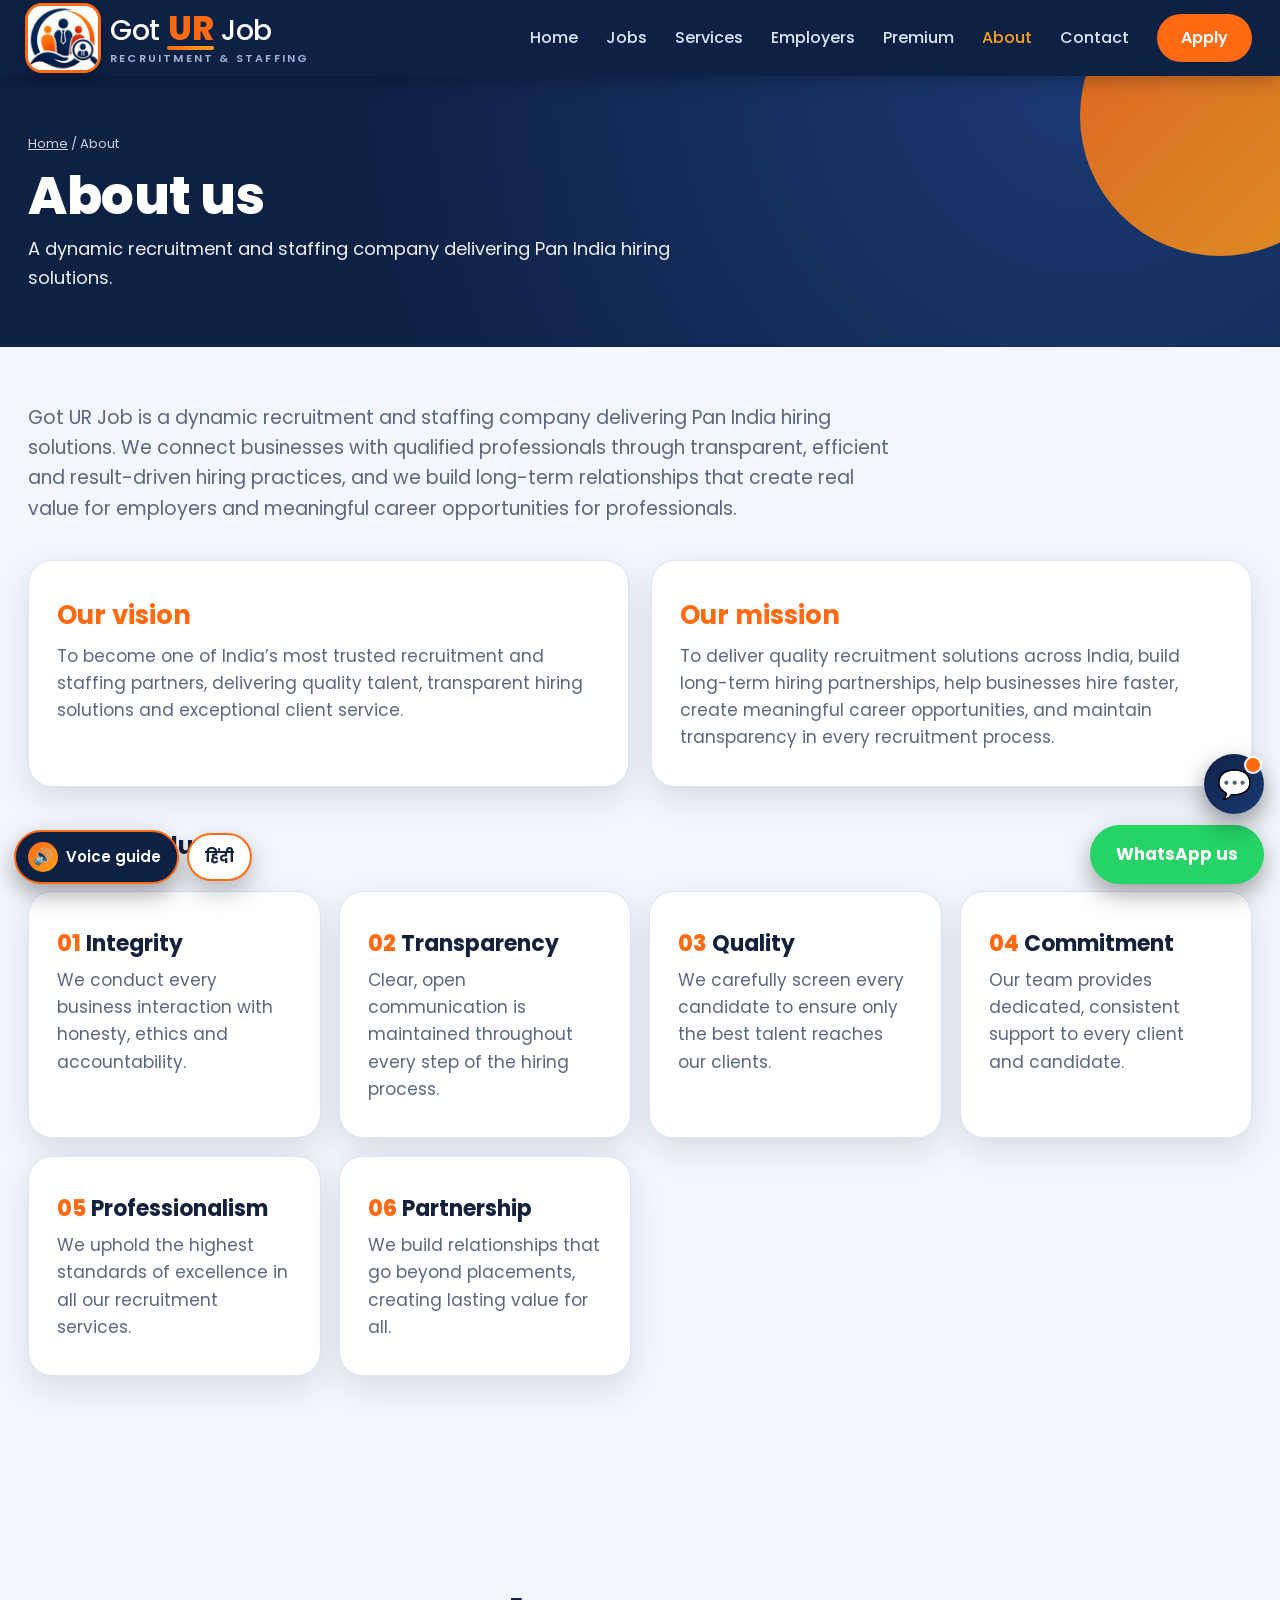
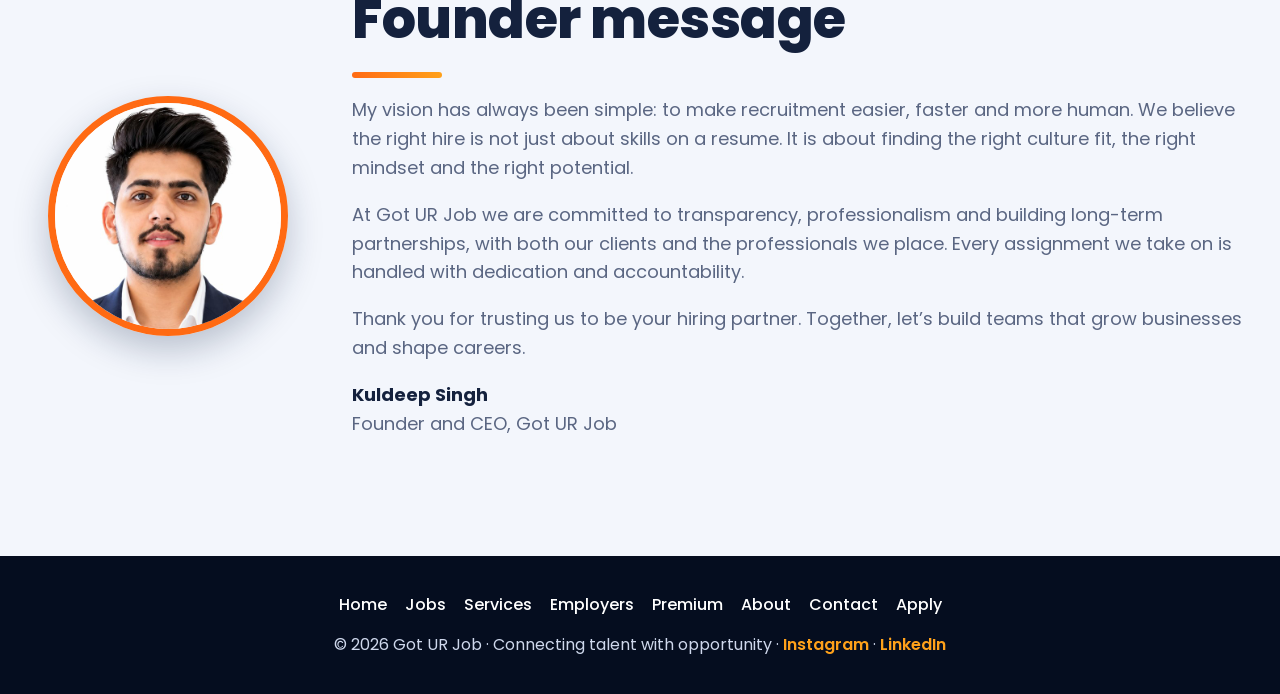
<file: about.html>
<!DOCTYPE html><html lang="en"><head><meta charset="utf-8">
<meta name="viewport" content="width=device-width, initial-scale=1, viewport-fit=cover">
<title>About Got UR Job – Vision, Mission &amp; Founder</title>
<meta name="description" content="Got UR Job is a dynamic Pan India recruitment and staffing company. Meet our vision, mission, core values and founder Kuldeep Singh.">
<link href="https://fonts.googleapis.com/css2?family=Poppins:wght@400;500;600;700;800&display=swap" rel="stylesheet">
<link rel="stylesheet" href="style.css">
</head><body data-page="about">
<header><div class="wrap"><a class="brand" href="index.html"><span class="bl"><img src="assets/logo.jpg" alt="Got UR Job logo"></span><span class="bn"><span class="bt">Got <b>UR</b> Job</span><small class="bs">Recruitment &amp; Staffing</small></span></a>
<nav><a href="index.html">Home</a><a href="jobs.html">Jobs</a><a href="services.html">Services</a><a href="employers.html">Employers</a><a href="premium.html">Premium</a><a href="about.html" class="on" aria-current="page">About</a><a href="contact.html">Contact</a><a class="nb" href="apply.html">Apply</a></nav><button class="mb" type="button" aria-label="Menu" aria-expanded="false"><span></span><span></span><span></span></button></div></header>
<main id="top">
<div class="phero"><div class="wrap"><div class="crumb"><a href="index.html">Home</a> / About</div><h1>About us</h1><p>A dynamic recruitment and staffing company delivering Pan India hiring solutions.</p></div></div>
<section id="about" class="alt-bg"><div class="wrap"><p class="sub" style="margin-top:0">Got UR Job is a dynamic recruitment and staffing company delivering Pan India hiring solutions. We connect businesses with qualified professionals through transparent, efficient and result-driven hiring practices, and we build long-term relationships that create real value for employers and meaningful career opportunities for professionals.</p><div class="vm"><div class="card"><h3>Our vision</h3><p>To become one of India’s most trusted recruitment and staffing partners, delivering quality talent, transparent hiring solutions and exceptional client service.</p></div><div class="card"><h3>Our mission</h3><p>To deliver quality recruitment solutions across India, build long-term hiring partnerships, help businesses hire faster, create meaningful career opportunities, and maintain transparency in every recruitment process.</p></div></div>
<h3 style="margin:40px 0 0;font-size:24px">Our core values</h3><div class="vals"><div class="card"><h3><span class="n">01</span> Integrity</h3><p>We conduct every business interaction with honesty, ethics and accountability.</p></div><div class="card"><h3><span class="n">02</span> Transparency</h3><p>Clear, open communication is maintained throughout every step of the hiring process.</p></div><div class="card"><h3><span class="n">03</span> Quality</h3><p>We carefully screen every candidate to ensure only the best talent reaches our clients.</p></div><div class="card"><h3><span class="n">04</span> Commitment</h3><p>Our team provides dedicated, consistent support to every client and candidate.</p></div><div class="card"><h3><span class="n">05</span> Professionalism</h3><p>We uphold the highest standards of excellence in all our recruitment services.</p></div><div class="card"><h3><span class="n">06</span> Partnership</h3><p>We build relationships that go beyond placements, creating lasting value for all.</p></div></div></div></section><section id="founder" class="alt-bg"><div class="wrap fnd"><img src="assets/founder.jpg" alt="Kuldeep Singh, Founder and CEO"><div><h2>Founder message</h2><p style="margin-top:18px">My vision has always been simple: to make recruitment easier, faster and more human. We believe the right hire is not just about skills on a resume. It is about finding the right culture fit, the right mindset and the right potential.</p><p>At Got UR Job we are committed to transparency, professionalism and building long-term partnerships, with both our clients and the professionals we place. Every assignment we take on is handled with dedication and accountability.</p><p>Thank you for trusting us to be your hiring partner. Together, let’s build teams that grow businesses and shape careers.</p><p><b>Kuldeep Singh</b><br>Founder and CEO, Got UR Job</p></div></div></section>
</main>
<a class="wafab" href="https://wa.me/919991120155">WhatsApp us</a>
<footer><div class="fnav"><a href="index.html">Home</a><a href="jobs.html">Jobs</a><a href="services.html">Services</a><a href="employers.html">Employers</a><a href="premium.html">Premium</a><a href="about.html">About</a><a href="contact.html">Contact</a><a href="apply.html">Apply</a></div>© 2026 Got UR Job · Connecting talent with opportunity · <a href="https://www.instagram.com/goturjob.careers/" target="_blank" rel="noopener" style="color:#ffa11a;font-weight:600">Instagram</a> · <a href="https://www.linkedin.com/company/goturjobofficial/" target="_blank" rel="noopener" style="color:#ffa11a;font-weight:600">LinkedIn</a></footer>
<button class="cbt" id="cbt" type="button" aria-label="Open chat assistant" aria-expanded="false">💬</button>
<div class="cpn" id="cpn" role="dialog" aria-label="Got UR Job assistant" hidden><div class="chd"><div><b>Got UR Job Assistant</b><small>Ask about jobs, hiring and fees</small></div><button type="button" id="cx" aria-label="Close chat">×</button></div><div class="cms" id="cms" aria-live="polite"></div><div class="cqs" id="cqs"></div><div class="cin"><input id="ci" placeholder="Type your question" aria-label="Type your question" maxlength="300"><button type="button" id="cs" aria-label="Send">➤</button></div></div>

<div class="vgw" id="vgw"><button type="button" class="vgb" id="vgb" aria-pressed="true" aria-label="Turn voice guide on or off"><span class="vi" id="vgi">🔊</span><span id="vgl">Voice guide</span></button>
<button type="button" class="vgl" id="vglang" aria-label="Change voice language">हिंदी</button></div>
<div class="vgt" id="vgt" role="status" aria-live="polite"></div>

<script src="site.js"></script>
</body></html>
</file>
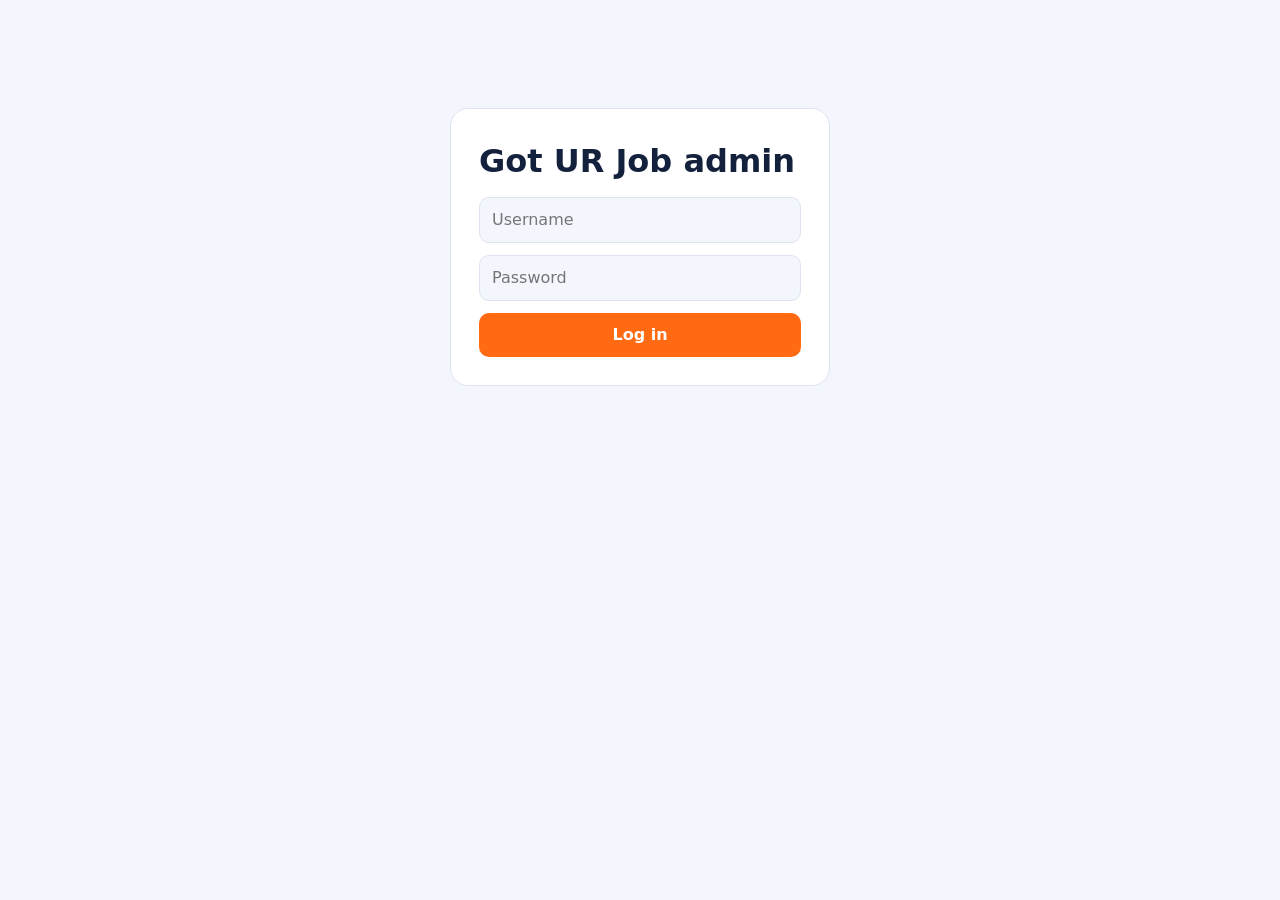
<file: admin.html>
<!DOCTYPE html><html lang="en"><head><meta charset="utf-8"><meta name="viewport" content="width=device-width, initial-scale=1"><meta name="robots" content="noindex,nofollow"><title>Admin – Got UR Job</title>
<style>
[hidden]{display:none!important}
:root{--navy:#0d2145;--or:#ff6a13;--bg:#f3f6fc;--card:#fff;--tx:#14213d;--mu:#5a6682;--ln:#dde3f0}
@media(prefers-color-scheme:dark){:root{--bg:#081329;--card:#102244;--tx:#eaf0fb;--mu:#a6b3cc;--ln:#25375c}}
*{box-sizing:border-box}body{margin:0;font:16px/1.5 system-ui,Segoe UI,Roboto,sans-serif;background:var(--bg);color:var(--tx)}
header{background:var(--navy);color:#fff;padding:12px 16px;display:flex;gap:12px;align-items:center;flex-wrap:wrap}header b{font-size:18px;flex:1}
button,.b{font:inherit;font-weight:600;border:0;border-radius:10px;padding:10px 16px;background:var(--or);color:#fff;cursor:pointer}button.g{background:transparent;color:var(--tx);border:1.5px solid var(--ln)}header button{background:rgba(255,255,255,.15)}button.r{background:#c62828}button.s{padding:6px 12px;font-size:14px}
input,select,textarea{font:inherit;width:100%;padding:10px 12px;border:1.5px solid var(--ln);border-radius:10px;background:var(--bg);color:var(--tx)}
label{display:block;font-size:14px;font-weight:600}label.c{display:inline-flex;gap:6px;align-items:center;font-weight:500;margin-right:14px}label.c input{width:auto}
.box{max-width:380px;margin:12vh auto;background:var(--card);padding:28px;border-radius:18px;display:grid;gap:12px;border:1px solid var(--ln)}h1,h2,h3{margin:0}
nav{display:flex;gap:8px;padding:12px 16px;flex-wrap:wrap}nav button{background:var(--card);color:var(--tx);border:1.5px solid var(--ln)}nav button.on{background:var(--or);color:#fff;border-color:var(--or)}
main{max-width:1000px;margin:0 auto;padding:0 16px 60px}.card{background:var(--card);border:1px solid var(--ln);border-radius:16px;padding:18px;margin-bottom:14px}
.grid{display:grid;grid-template-columns:repeat(auto-fit,minmax(200px,1fr));gap:12px;margin:12px 0}.row{display:flex;gap:8px;flex-wrap:wrap;align-items:center}.mu{color:var(--mu);font-size:14px}
.pill{display:inline-block;background:var(--bg);border:1px solid var(--ln);border-radius:99px;padding:2px 10px;font-size:13px;margin:2px 4px 2px 0}.cnt{background:var(--or);color:#fff;border-radius:99px;padding:2px 12px;font-weight:700}
table{width:100%;border-collapse:collapse;font-size:14px}td,th{padding:8px;border-bottom:1px solid var(--ln);text-align:left}.tw{overflow-x:auto}#note{position:fixed;left:50%;bottom:20px;transform:translateX(-50%);background:var(--navy);color:#fff;padding:12px 20px;border-radius:12px;display:none;z-index:9;max-width:90%}#note.bad{background:#c62828}
</style></head><body>
<div id="lg" class="box"><h1>Got UR Job admin</h1><input id="u" placeholder="Username" autocomplete="username"><input id="p" type="password" placeholder="Password" autocomplete="current-password"><button id="go">Log in</button></div>
<div id="app" hidden><header><b>Got UR Job admin</b><span id="who"></span><button id="out">Log out</button></header><nav id="tabs"></nav><main id="main"></main></div><div id="note" role="status"></div>
<script>
const $=s=>document.querySelector(s);let T=sessionStorage.getItem('t'),ME=JSON.parse(sessionStorage.getItem('me')||'null'),JL=[],EDIT=null;
const esc=s=>String(s??'').replace(/[&<>"']/g,c=>({'&':'&amp;','<':'&lt;','>':'&gt;','"':'&quot;',"'":'&#39;'}[c]));
const can=k=>ME&&ME.perms&&ME.perms[k],dt=t=>new Date(t).toLocaleString('en-IN',{dateStyle:'medium',timeStyle:'short'});
const PL={add:'Add jobs',editOwn:'Edit own jobs',editAll:'Edit all jobs',delete:'Delete jobs',viewApps:'See applicants and resumes'};
function note(m,bad){const n=$('#note');n.textContent=m;n.className=bad?'bad':'';n.style.display='block';clearTimeout(note.t);note.t=setTimeout(()=>n.style.display='none',3500)}
async function api(path,o={}){const h={authorization:'Bearer '+T};if(o.json)h['content-type']='application/json';const r=await fetch('/api/'+path,{method:o.method||'GET',headers:h,body:o.json?JSON.stringify(o.json):undefined});
if(r.status===401&&T){out();throw new Error('Please log in again')}if(!r.ok){let m='Something went wrong';try{m=(await r.json()).error||m}catch(e){}throw new Error(m)}return (r.headers.get('content-type')||'').includes('json')?r.json():r}
async function run(f){try{await f()}catch(e){note(e.message,1)}}
function out(){sessionStorage.clear();T=ME=null;$('#app').hidden=true;$('#lg').hidden=false}
async function login(){const r=await fetch('/api/login',{method:'POST',headers:{'content-type':'application/json'},body:JSON.stringify({username:$('#u').value,password:$('#p').value})});const d=await r.json().catch(()=>({}));if(!r.ok)return note(d.error||'Login failed',1);T=d.token;ME={name:d.name,role:d.role,perms:d.perms};sessionStorage.setItem('t',T);sessionStorage.setItem('me',JSON.stringify(ME));start()}
$('#go').onclick=()=>run(login);$('#p').onkeydown=e=>{if(e.key==='Enter')run(login)};$('#out').onclick=out;
function start(){$('#lg').hidden=true;$('#app').hidden=false;$('#who').textContent=ME.name+(ME.role==='admin'?' (admin)':'');const t=[['jobs','Jobs']];if(ME.role==='admin')t.push(['premium','Premium members'],['users','Users']);
$('#tabs').innerHTML=t.map(x=>`<button data-t="${x[0]}">${x[1]}</button>`).join('');$('#tabs').onclick=e=>{const b=e.target.closest('[data-t]');if(b)view(b.dataset.t)};view('jobs')}
function view(t){document.querySelectorAll('#tabs button').forEach(b=>b.classList.toggle('on',b.dataset.t===t));run({jobs:jobsV,premium:premV,users:usersV}[t])}
const F=(id,l,v='',ph='')=>`<div><label for="${id}">${l}</label><input id="${id}" value="${esc(v)}" placeholder="${esc(ph)}"></div>`;
async function jobsV(){const d=await api('admin/jobs');JL=d.jobs;const j=JL.find(x=>x.id===EDIT)||{},ok=EDIT?(can('editAll')||(can('editOwn')&&j.createdBy===ME.username)):can('add');
let h='';if(ok||!EDIT&&can('add'))h=`<div class="card"><h3>${EDIT?'Edit job':'Add a new job'}</h3><div class="grid">${F('f_title','Job title *',j.title)}${F('f_company','Company hiring for *',j.company)}${F('f_city','City *',j.city)}${F('f_exp','Experience',j.exp,'e.g. 1 to 3 years')}${F('f_salary','Salary range',j.salary,'e.g. 15,000 to 22,000 per month')}${F('f_age','Age limit',j.age,'e.g. 21 to 35')}${F('f_education','Education',j.education,'e.g. Graduate')}${F('f_phone','Call number (shown only as a Call button)',j.phone,'+91…')}</div>
<div class="grid"><div><label for="f_address">Office address</label><textarea id="f_address" rows="2">${esc(j.address)}</textarea></div></div>
<div class="row"><b>We provide:</b><label class="c"><input type="checkbox" id="f_pf" ${j.pf?'checked':''}>PF</label><label class="c"><input type="checkbox" id="f_esi" ${j.esi?'checked':''}>ESI</label><label class="c"><input type="checkbox" id="f_insurance" ${j.insurance?'checked':''}>Insurance</label><label class="c"><input type="checkbox" id="f_active" ${EDIT&&j.active===false?'':'checked'}>Show on website</label></div>
<div class="row" style="margin-top:12px"><button id="sv">${EDIT?'Save changes':'Post job'}</button>${EDIT?'<button class="g" id="cx">Cancel</button>':''}</div></div>`;
h+=`<h3 style="margin:8px 0 10px">All jobs (${JL.length})</h3>`+(JL.length?JL.map(x=>{const mine=can('editAll')||(can('editOwn')&&x.createdBy===ME.username);return `<div class="card"><div class="row"><b style="flex:1">${esc(x.title)}</b>${x.active?'':'<span class="pill">Hidden</span>'}${x.count!==null?`<span class="cnt">${x.count} applied</span>`:''}</div><div class="mu">${esc(x.company)} · ${esc(x.city)} · posted by ${esc(x.createdByName||x.createdBy)} on ${dt(x.ts)}${x.updatedBy?` · last changed by ${esc(x.updatedBy)}`:''}</div><div class="row" style="margin-top:10px">${can('viewApps')?`<button class="s g" data-a="${x.id}">View applicants</button>`:''}${mine?`<button class="s g" data-e="${x.id}">Edit</button>`:''}${can('delete')?`<button class="s r" data-d="${x.id}">Delete</button>`:''}</div><div id="ap_${x.id}"></div></div>`}).join(''):'<p class="mu">No jobs yet.</p>');
$('#main').innerHTML=h;
const sv=$('#sv');if(sv)sv.onclick=()=>run(async()=>{const b={};['title','company','city','exp','salary','age','education','phone','address'].forEach(k=>b[k]=$('#f_'+k).value);['pf','esi','insurance','active'].forEach(k=>b[k]=$('#f_'+k).checked);await api(EDIT?'admin/jobs/'+EDIT:'admin/jobs',{method:EDIT?'PUT':'POST',json:b});note(EDIT?'Saved':'Job posted');EDIT=null;jobsV()});
const cx=$('#cx');if(cx)cx.onclick=()=>{EDIT=null;run(jobsV)};
$('#main').onclick=e=>{const t=e.target;if(t.dataset.e){EDIT=t.dataset.e;run(jobsV);scrollTo(0,0)}if(t.dataset.d&&confirm('Delete this job?'))run(async()=>{await api('admin/jobs/'+t.dataset.d,{method:'DELETE'});note('Deleted');jobsV()});if(t.dataset.a)run(()=>apps(t.dataset.a));if(t.dataset.r)run(()=>dl(t.dataset.r,t.dataset.n))}}
async function apps(id){const d=await api('admin/apps/'+id),el=$('#ap_'+id);el.innerHTML=d.apps.length?`<div class="tw"><table><tr><th>Name</th><th>Phone</th><th>Email</th><th>Applied</th><th>Resume</th></tr>${d.apps.map(a=>`<tr><td>${esc(a.name)}</td><td><a href="tel:${esc(a.phone)}">${esc(a.phone)}</a></td><td>${esc(a.email)}</td><td>${dt(a.ts)}</td><td><button class="s" data-r="${a.id}" data-n="${esc(a.file)}">Download</button></td></tr>`).join('')}</table></div>`:'<p class="mu">No applications yet.</p>'}
async function dl(id,n){const r=await api('admin/resume/'+id),u=URL.createObjectURL(await r.blob()),a=document.createElement('a');a.href=u;a.download=n||'resume';a.click();setTimeout(()=>URL.revokeObjectURL(u),5000)}
async function premV(){const d=await api('admin/premium'),ST=['pending','active','placed','refunded','rejected','unpaid'];
const card=x=>{const dl=x.activatedTs?x.activatedTs+45*864e5:0,late=dl&&dl<Date.now()&&!x.interviewSent&&x.status==='active';return `<div class="card"><div class="row"><b style="flex:1">${esc(x.name)}</b><a href="tel:${esc(x.phone)}">${esc(x.phone)}</a></div><div class="mu">${esc(x.email)} · joined ${dt(x.ts)} · ${x.paid?'<span class="pill">Paid via Razorpay ✓</span> payment ID: '+esc(x.paymentId):'payment ref: '+(esc(x.txn)||'none')}</div><p>${esc(x.requirement)}</p><div class="row"><select data-s="${x.id}" style="width:auto">${ST.map(s=>`<option ${s===x.status?'selected':''}>${s}</option>`).join('')}</select><label class="c"><input type="checkbox" data-i="${x.id}" ${x.interviewSent?'checked':''}>Interview sent</label>${x.hasShot?`<button class="s g" data-p="${x.id}">Payment screenshot</button>`:''}${x.hasResume?`<button class="s g" data-r="${x.id}">Resume</button>`:''}${x.consultantCall?'<span class="pill" style="background:#ff6a13;color:#fff;border-color:#ff6a13">Wants consultant call</span>':''}</div>${dl?`<p class="${late?'':'mu'}" style="${late?'color:#c62828;font-weight:700':''}">${late?'Refund due: ':'Refund deadline: '}${dt(dl)}</p>`:''}</div>`};
const paid=d.list.filter(x=>x.status!=='unpaid'),unp=d.list.filter(x=>x.status==='unpaid');
$('#main').innerHTML=`<h3 style="margin:8px 0 6px">Premium members (${paid.length})</h3><p class="mu">Razorpay payments become “active” automatically. For manual UPI payments, set “active” after you check the payment. Refund is due if no interview is sent within 1.5 months of activation. Refunds are issued from your Razorpay dashboard; then set “refunded” here.</p>`+(paid.length?paid.map(card).join(''):'<p class="mu">No premium members yet.</p>')+(unp.length?`<details style="margin-top:14px"><summary class="mu" style="cursor:pointer">Started checkout but did not pay (${unp.length})</summary>${unp.map(card).join('')}</details>`:'');
$('#main').onchange=e=>{const t=e.target;if(t.dataset.s)run(async()=>{await api('admin/premium/'+t.dataset.s,{method:'PUT',json:{status:t.value}});note('Updated');premV()});if(t.dataset.i)run(async()=>{await api('admin/premium/'+t.dataset.i,{method:'PUT',json:{interviewSent:t.checked}});note('Updated');premV()})};
$('#main').onclick=e=>{const t=e.target;if(t.dataset.r)run(async()=>{const r=await api('admin/resume/'+t.dataset.r);window.open(URL.createObjectURL(await r.blob()))});if(t.dataset.p)run(async()=>{const r=await api('admin/shot/'+t.dataset.p);window.open(URL.createObjectURL(await r.blob()))})}}
const PC=(p={})=>Object.keys(PL).map(k=>`<label class="c"><input type="checkbox" data-k="${k}" ${p[k]?'checked':''}>${PL[k]}</label>`).join('');
const gp=el=>Object.fromEntries([...el.querySelectorAll('[data-k]')].map(i=>[i.dataset.k,i.checked]));
async function usersV(){const d=await api('admin/users');
$('#main').innerHTML=`<div class="card" id="nu"><h3>Create a sub-user</h3><div class="grid">${F('n_name','Full name')}${F('n_user','Username (letters and numbers)')}<div><label for="n_pw">Password (8+ characters)</label><input id="n_pw" type="text" autocomplete="off"></div></div><div>${PC({add:1,editOwn:1})}</div><div class="row" style="margin-top:12px"><button id="cu">Create user</button></div></div><h3 style="margin:8px 0 10px">Sub-users (${d.users.length})</h3>`+(d.users.length?d.users.map(u=>`<div class="card" data-u="${esc(u.username)}"><div class="row"><b style="flex:1">${esc(u.name)} <span class="mu">@${esc(u.username)}</span></b><label class="c"><input type="checkbox" data-act ${u.active?'checked':''}>Active</label></div><div>${PC(u.perms)}</div><div class="row" style="margin-top:10px"><button class="s" data-sv>Save access</button><button class="s g" data-pw>New password</button><button class="s r" data-rm>Delete</button></div></div>`).join(''):'<p class="mu">No sub-users yet.</p>');
$('#cu').onclick=()=>run(async()=>{await api('admin/users',{method:'POST',json:{name:$('#n_name').value,username:$('#n_user').value,password:$('#n_pw').value,perms:gp($('#nu'))}});note('User created');usersV()});
$('#main').onclick=e=>{const t=e.target,c=t.closest('[data-u]');if(!c)return;const u=c.dataset.u;
if('sv' in t.dataset)run(async()=>{await api('admin/users/'+u,{method:'PUT',json:{perms:gp(c),active:c.querySelector('[data-act]').checked}});note('Saved')});
if('pw' in t.dataset){const p=prompt('New password for '+u+' (8+ characters)');if(p)run(async()=>{await api('admin/users/'+u,{method:'PUT',json:{password:p}});note('Password changed')})}
if('rm' in t.dataset&&confirm('Delete '+u+'?'))run(async()=>{await api('admin/users/'+u,{method:'DELETE'});note('Deleted');usersV()})}}
if(T&&ME)start();
</script></body></html>
</file>
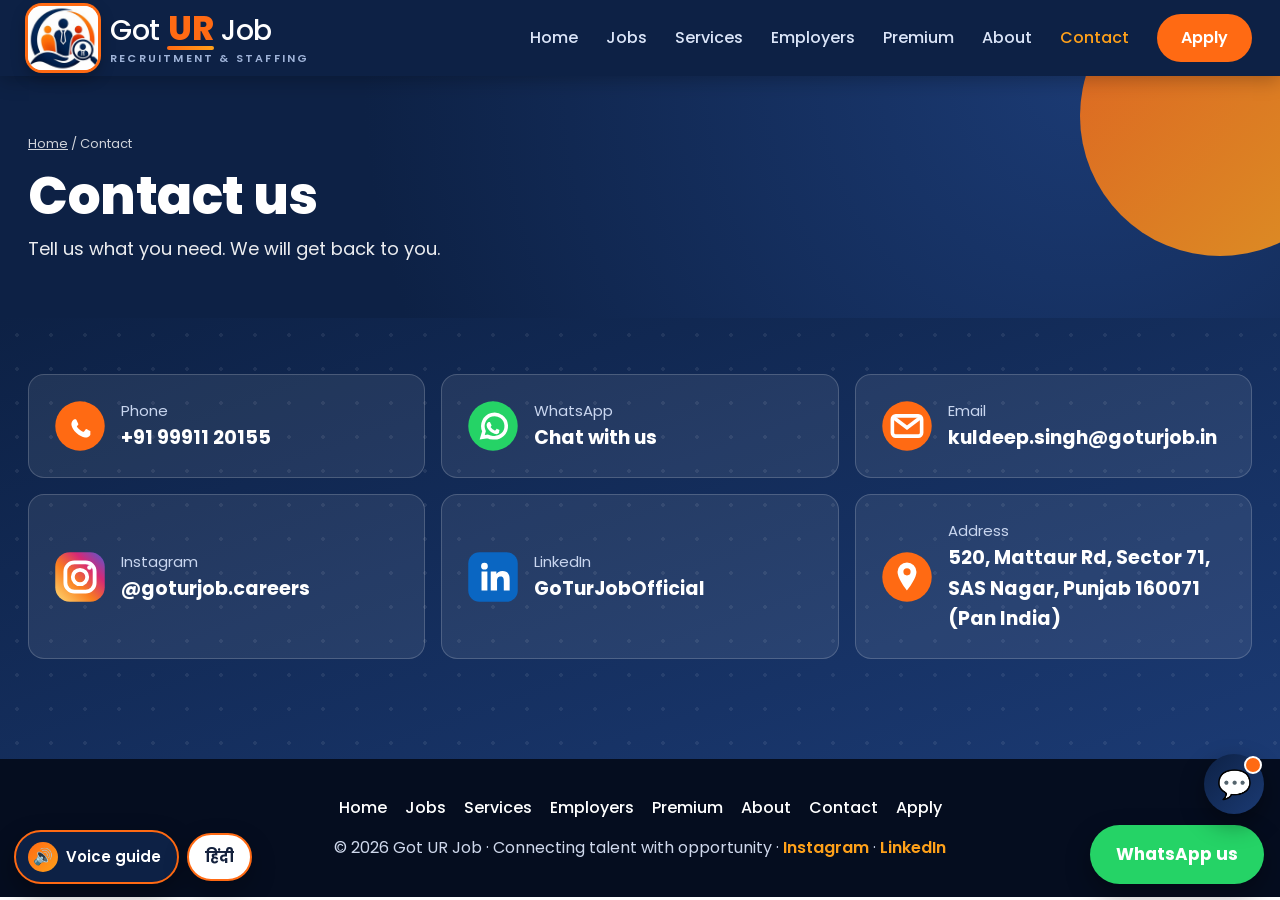
<file: contact.html>
<!DOCTYPE html><html lang="en"><head><meta charset="utf-8">
<meta name="viewport" content="width=device-width, initial-scale=1, viewport-fit=cover">
<title>Contact Got UR Job – Mohali, Punjab</title>
<meta name="description" content="Call or WhatsApp +91 99911 20155, email kuldeep.singh@goturjob.in or visit us at 520 Mattaur Rd, Sector 71, SAS Nagar, Punjab 160071.">
<link href="https://fonts.googleapis.com/css2?family=Poppins:wght@400;500;600;700;800&display=swap" rel="stylesheet">
<link rel="stylesheet" href="style.css">
</head><body data-page="contact">
<header><div class="wrap"><a class="brand" href="index.html"><span class="bl"><img src="assets/logo.jpg" alt="Got UR Job logo"></span><span class="bn"><span class="bt">Got <b>UR</b> Job</span><small class="bs">Recruitment &amp; Staffing</small></span></a>
<nav><a href="index.html">Home</a><a href="jobs.html">Jobs</a><a href="services.html">Services</a><a href="employers.html">Employers</a><a href="premium.html">Premium</a><a href="about.html">About</a><a href="contact.html" class="on" aria-current="page">Contact</a><a class="nb" href="apply.html">Apply</a></nav><button class="mb" type="button" aria-label="Menu" aria-expanded="false"><span></span><span></span><span></span></button></div></header>
<main id="top">
<div class="phero"><div class="wrap"><div class="crumb"><a href="index.html">Home</a> / Contact</div><h1>Contact us</h1><p>Tell us what you need. We will get back to you.</p></div></div>
<section id="contact" class="dark"><div class="wrap"><div class="contact"><a href="tel:+919991120155"><svg class="si" viewBox="0 0 24 24" aria-hidden="true"><circle cx="12" cy="12" r="11" fill="#ff6a13"/><path fill="#fff" d="M16.6 14.2c-.2-.1-1.4-.7-1.6-.8-.2-.1-.4-.1-.5.1l-.7.9c-.1.2-.3.2-.5.1-.8-.4-1.7-.9-2.6-2.1-.2-.3 0-.3.2-.6l.3-.4c.1-.1.1-.3 0-.4l-.7-1.6c-.2-.4-.4-.4-.5-.4h-.4c-.2 0-.4.1-.6.3-.6.6-.9 1.4-.8 2.2.2 1.2 1 2.4 2.1 3.5 1.4 1.3 2.8 1.9 3.9 2.1.9.1 1.8-.3 2.3-1 .1-.2.2-.5.1-.8z"/></svg><span><small>Phone</small><strong>+91 99911 20155</strong></span></a><a href="https://wa.me/919991120155"><svg class="si" viewBox="0 0 24 24" aria-hidden="true"><circle cx="12" cy="12" r="11" fill="#25d366"/><path fill="none" stroke="#fff" stroke-width="1.6" d="M7.2 17l.8-2.7A5.2 5.2 0 1112 17.2a5.200 5.200 0 01-2.400-.6z"/><path fill="#fff" d="M14.900 13.800c-.1-.1-.9-.5-1-.5-.2-.1-.3-.1-.4.1l-.4.5c-.1.100-.2.100-.4.100-.6-.3-1.200-.7-1.700-1.400-.1-.2 0-.2.100-.4l.2-.3c.1-.1.100-.2 0-.3l-.5-1.100c-.1-.3-.3-.3-.4-.3h-.3c-.1 0-.3.1-.4.2-.4.4-.6 1-.5 1.500.1.800.7 1.700 1.400 2.300.9.800 1.900 1.200 2.600 1.400.6.100 1.200-.2 1.500-.7.1-.1.100-.4 0-.5z"/></svg><span><small>WhatsApp</small><strong>Chat with us</strong></span></a><a href="mailto:kuldeep.singh@goturjob.in"><svg class="si" viewBox="0 0 24 24" aria-hidden="true"><circle cx="12" cy="12" r="11" fill="#ff6a13"/><rect x="5.500" y="7.500" width="13" height="9" rx="1.500" fill="none" stroke="#fff" stroke-width="1.600"/><path d="M6 8.200l6 4.600 6-4.600" fill="none" stroke="#fff" stroke-width="1.600"/></svg><span><small>Email</small><strong>kuldeep.singh@goturjob.in</strong></span></a><a href="https://www.instagram.com/goturjob.careers/" target="_blank" rel="noopener"><svg class="si" viewBox="0 0 24 24" aria-hidden="true"><defs><linearGradient id="ig" x1="0" y1="1" x2="1" y2="0"><stop offset="0" stop-color="#feda75"/><stop offset=".4" stop-color="#fa7e1e"/><stop offset=".7" stop-color="#d62976"/><stop offset="1" stop-color="#4f5bd5"/></linearGradient></defs><rect x="1" y="1" width="22" height="22" rx="6.500" fill="url(#ig)"/><rect x="5.500" y="5.500" width="13" height="13" rx="4" fill="none" stroke="#fff" stroke-width="1.700"/><circle cx="12" cy="12" r="3.200" fill="none" stroke="#fff" stroke-width="1.700"/><circle cx="16.200" cy="7.800" r="1" fill="#fff"/></svg><span><small>Instagram</small><strong>@goturjob.careers</strong></span></a><a href="https://www.linkedin.com/company/goturjobofficial/" target="_blank" rel="noopener"><svg class="si" viewBox="0 0 24 24" aria-hidden="true"><rect x="1" y="1" width="22" height="22" rx="5" fill="#0a66c2"/><path fill="#fff" d="M6.900 9.500h2.600V18H6.900zM8.200 5.700a1.500 1.500 0 110 3 1.500 1.500 0 010-3zM11 9.500h2.500v1.200c.4-.7 1.300-1.400 2.700-1.400 2.700 0 3.200 1.800 3.200 4V18h-2.600v-4c0-1 0-2.200-1.400-2.200s-1.600 1-1.600 2.100V18H11z"/></svg><span><small>LinkedIn</small><strong>GoTurJobOfficial</strong></span></a><div><svg class="si" viewBox="0 0 24 24" aria-hidden="true"><circle cx="12" cy="12" r="11" fill="#ff6a13"/><path fill="#fff" d="M12 5.500a4.200 4.200 0 00-4.200 4.200c0 3.200 4.200 8.300 4.200 8.300s4.200-5.100 4.200-8.300A4.200 4.200 0 0012 5.500zm0 5.800a1.600 1.600 0 110-3.200 1.600 1.600 0 010 3.200z"/></svg><span><small>Address</small><strong>520, Mattaur Rd, Sector 71, SAS Nagar, Punjab 160071 (Pan India)</strong></span></div></div></div></section>
</main>
<a class="wafab" href="https://wa.me/919991120155">WhatsApp us</a>
<footer><div class="fnav"><a href="index.html">Home</a><a href="jobs.html">Jobs</a><a href="services.html">Services</a><a href="employers.html">Employers</a><a href="premium.html">Premium</a><a href="about.html">About</a><a href="contact.html">Contact</a><a href="apply.html">Apply</a></div>© 2026 Got UR Job · Connecting talent with opportunity · <a href="https://www.instagram.com/goturjob.careers/" target="_blank" rel="noopener" style="color:#ffa11a;font-weight:600">Instagram</a> · <a href="https://www.linkedin.com/company/goturjobofficial/" target="_blank" rel="noopener" style="color:#ffa11a;font-weight:600">LinkedIn</a></footer>
<button class="cbt" id="cbt" type="button" aria-label="Open chat assistant" aria-expanded="false">💬</button>
<div class="cpn" id="cpn" role="dialog" aria-label="Got UR Job assistant" hidden><div class="chd"><div><b>Got UR Job Assistant</b><small>Ask about jobs, hiring and fees</small></div><button type="button" id="cx" aria-label="Close chat">×</button></div><div class="cms" id="cms" aria-live="polite"></div><div class="cqs" id="cqs"></div><div class="cin"><input id="ci" placeholder="Type your question" aria-label="Type your question" maxlength="300"><button type="button" id="cs" aria-label="Send">➤</button></div></div>

<div class="vgw" id="vgw"><button type="button" class="vgb" id="vgb" aria-pressed="true" aria-label="Turn voice guide on or off"><span class="vi" id="vgi">🔊</span><span id="vgl">Voice guide</span></button>
<button type="button" class="vgl" id="vglang" aria-label="Change voice language">हिंदी</button></div>
<div class="vgt" id="vgt" role="status" aria-live="polite"></div>

<script src="site.js"></script>
</body></html>
</file>
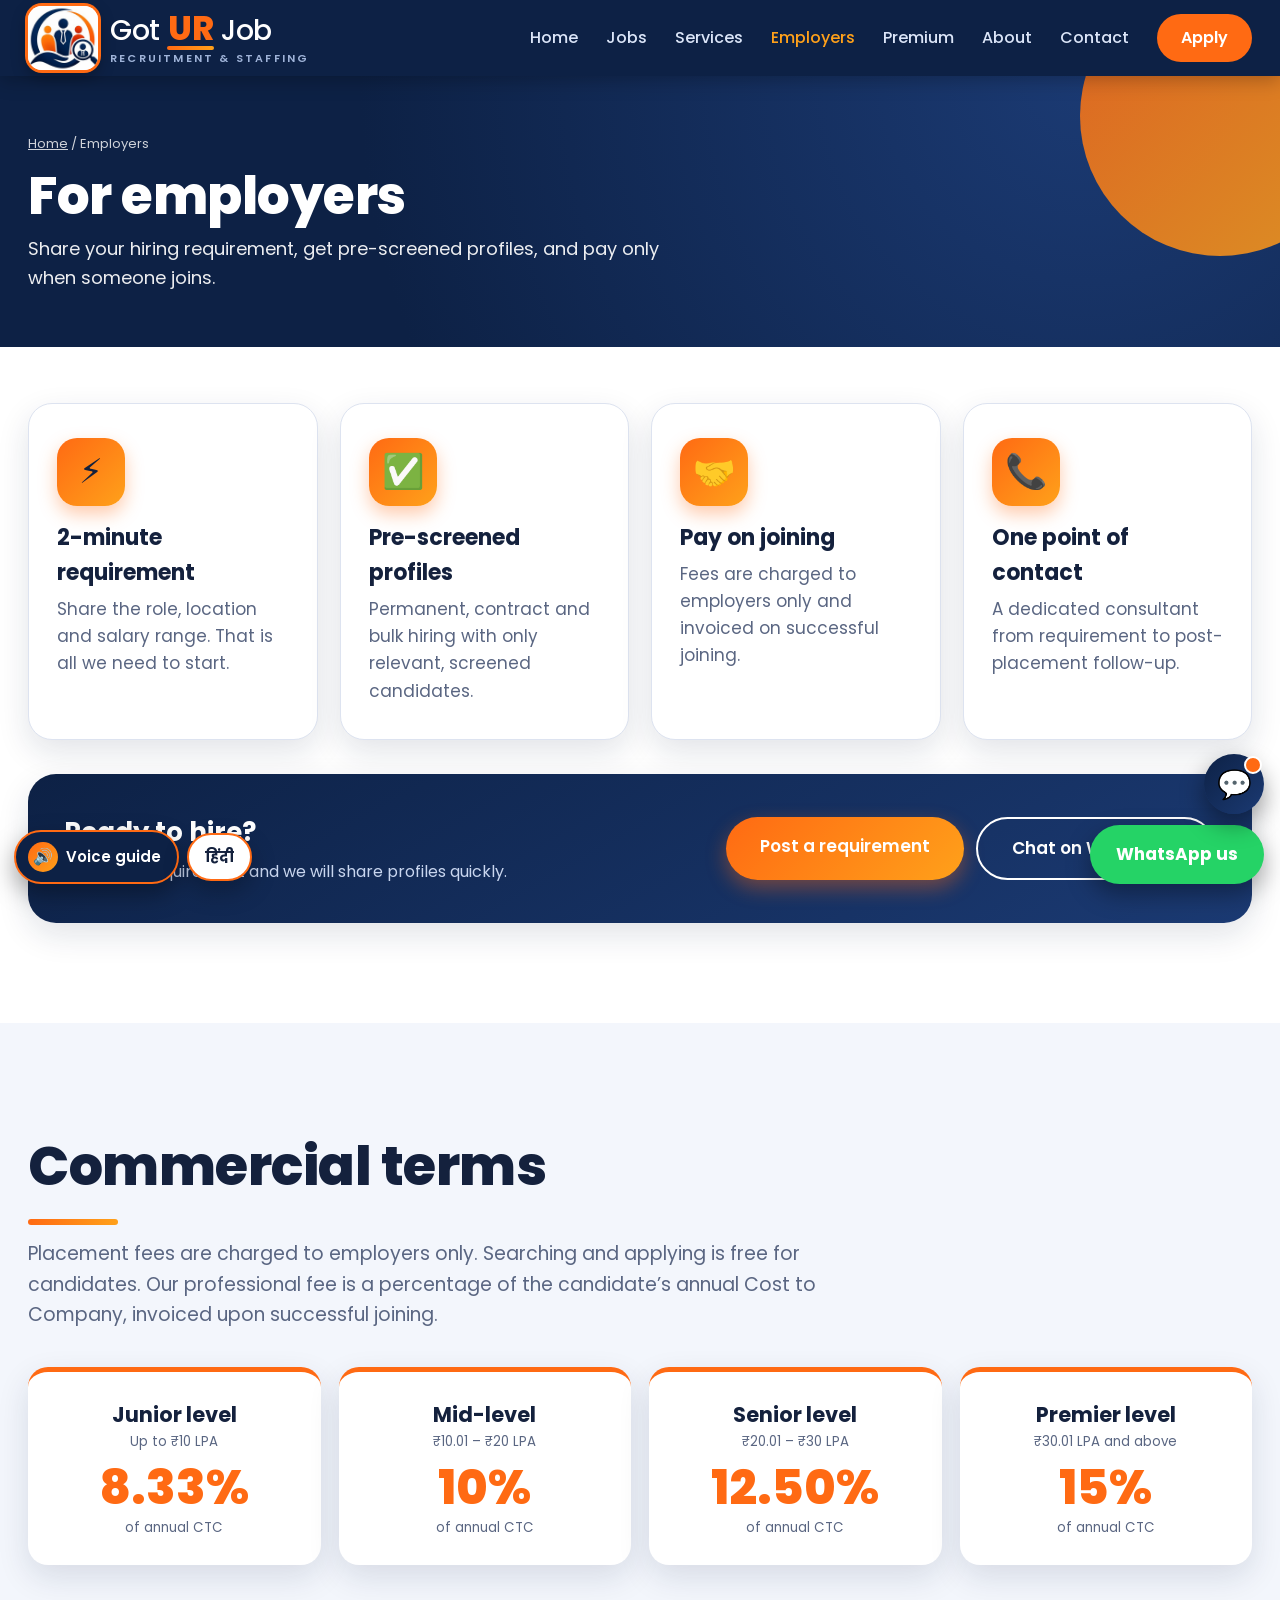
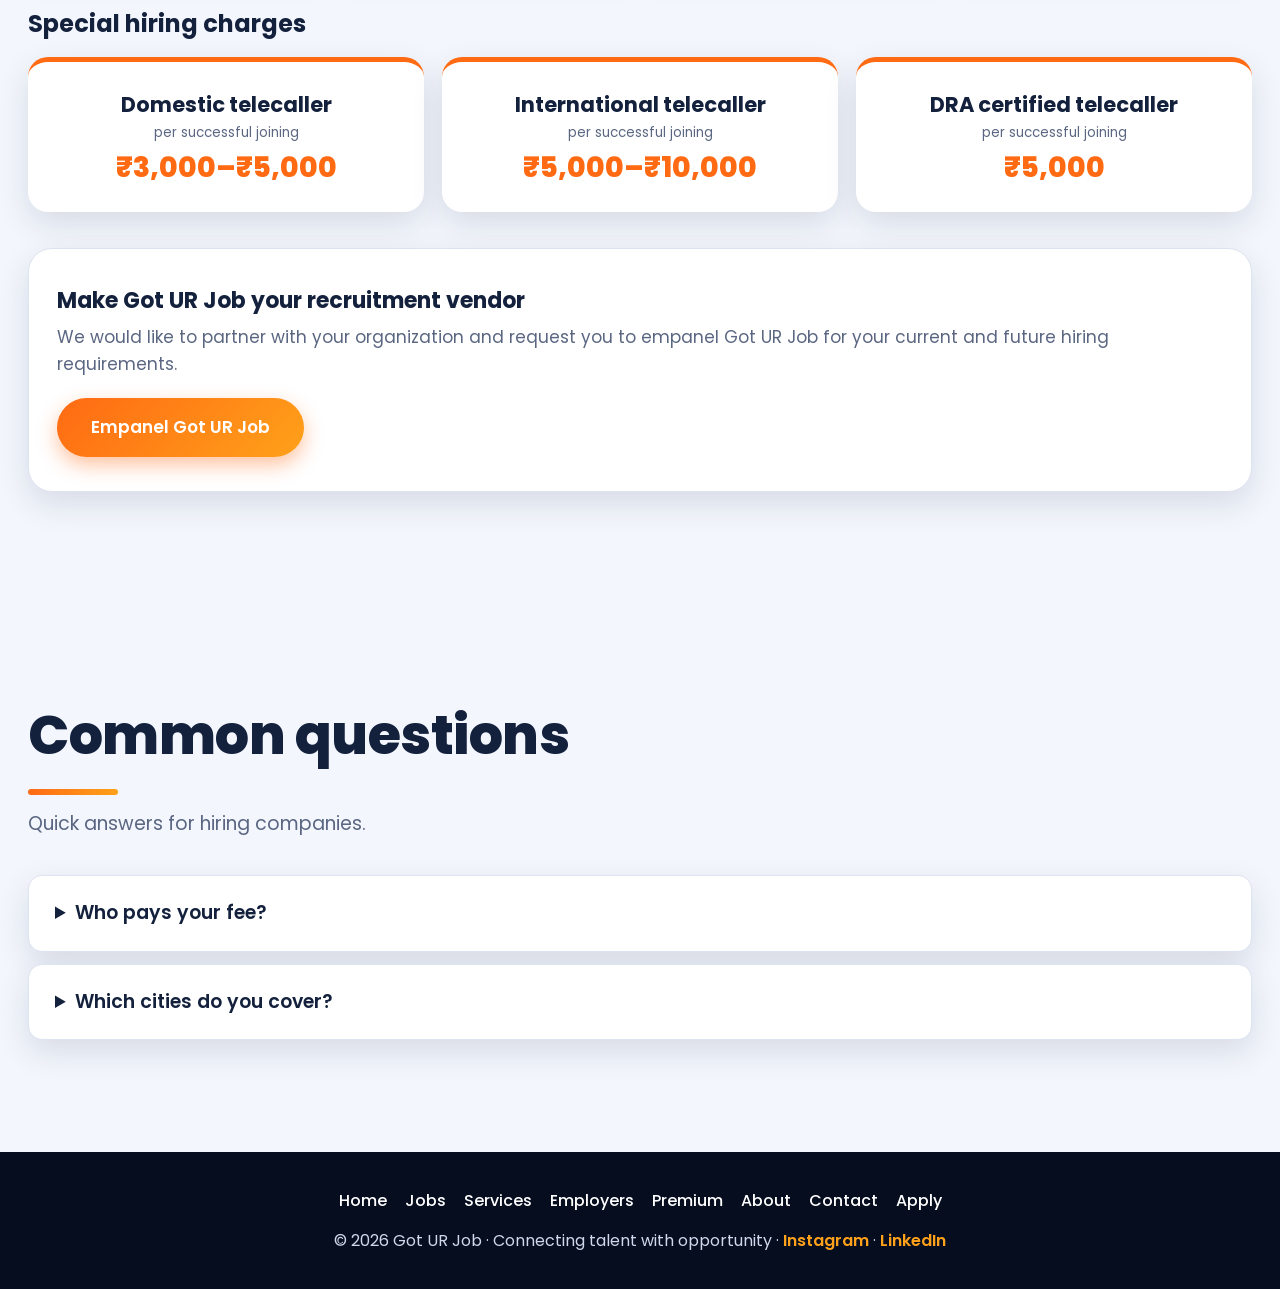
<file: employers.html>
<!DOCTYPE html><html lang="en"><head><meta charset="utf-8">
<meta name="viewport" content="width=device-width, initial-scale=1, viewport-fit=cover">
<title>Hire with Got UR Job – Fees for Employers</title>
<meta name="description" content="Transparent recruitment fees for employers: 8.33% to 15% of annual CTC, paid only on successful joining. Telecaller hiring charges and vendor empanelment.">
<link href="https://fonts.googleapis.com/css2?family=Poppins:wght@400;500;600;700;800&display=swap" rel="stylesheet">
<link rel="stylesheet" href="style.css">
</head><body data-page="employers">
<header><div class="wrap"><a class="brand" href="index.html"><span class="bl"><img src="assets/logo.jpg" alt="Got UR Job logo"></span><span class="bn"><span class="bt">Got <b>UR</b> Job</span><small class="bs">Recruitment &amp; Staffing</small></span></a>
<nav><a href="index.html">Home</a><a href="jobs.html">Jobs</a><a href="services.html">Services</a><a href="employers.html" class="on" aria-current="page">Employers</a><a href="premium.html">Premium</a><a href="about.html">About</a><a href="contact.html">Contact</a><a class="nb" href="apply.html">Apply</a></nav><button class="mb" type="button" aria-label="Menu" aria-expanded="false"><span></span><span></span><span></span></button></div></header>
<main id="top">
<div class="phero"><div class="wrap"><div class="crumb"><a href="index.html">Home</a> / Employers</div><h1>For employers</h1><p>Share your hiring requirement, get pre-screened profiles, and pay only when someone joins.</p></div></div>
<section><div class="wrap"><div class="grid">
<div class="card"><div class="ic">⚡</div><h3>2-minute requirement</h3><p>Share the role, location and salary range. That is all we need to start.</p></div>
<div class="card"><div class="ic">✅</div><h3>Pre-screened profiles</h3><p>Permanent, contract and bulk hiring with only relevant, screened candidates.</p></div>
<div class="card"><div class="ic">🤝</div><h3>Pay on joining</h3><p>Fees are charged to employers only and invoiced on successful joining.</p></div>
<div class="card"><div class="ic">📞</div><h3>One point of contact</h3><p>A dedicated consultant from requirement to post-placement follow-up.</p></div>
</div><div class="cband" style="margin-top:34px"><div><h3>Ready to hire?</h3><p>Send your requirement and we will share profiles quickly.</p></div><div class="acts"><a class="btn" href="apply.html#hire">Post a requirement</a><a class="btn alt" href="https://wa.me/919991120155" target="_blank" rel="noopener">Chat on WhatsApp</a></div></div></div></section><section id="terms" class="alt-bg"><div class="wrap"><h2>Commercial terms</h2><p class="sub">Placement fees are charged to employers only. Searching and applying is free for candidates. Our professional fee is a percentage of the candidate’s annual Cost to Company, invoiced upon successful joining.</p><div class="fees"><div class="fee"><h3>Junior level</h3><small>Up to ₹10 LPA</small><b>8.33%</b><small>of annual CTC</small></div><div class="fee"><h3>Mid-level</h3><small>₹10.01 – ₹20 LPA</small><b>10%</b><small>of annual CTC</small></div><div class="fee"><h3>Senior level</h3><small>₹20.01 – ₹30 LPA</small><b>12.50%</b><small>of annual CTC</small></div><div class="fee"><h3>Premier level</h3><small>₹30.01 LPA and above</small><b>15%</b><small>of annual CTC</small></div></div><h3 style="margin:40px 0 14px;font-size:24px">Special hiring charges</h3><div class="fees"><div class="fee"><h3>Domestic telecaller</h3><small>per successful joining</small><b style="font-size:28px">₹3,000–₹5,000</b></div><div class="fee"><h3>International telecaller</h3><small>per successful joining</small><b style="font-size:28px">₹5,000–₹10,000</b></div><div class="fee"><h3>DRA certified telecaller</h3><small>per successful joining</small><b style="font-size:28px">₹5,000</b></div></div><div class="card" style="margin-top:36px;display:flex;gap:20px;align-items:center;justify-content:space-between;flex-wrap:wrap"><div><h3 style="margin:0 0 6px">Make Got UR Job your recruitment vendor</h3><p>We would like to partner with your organization and request you to empanel Got UR Job for your current and future hiring requirements.</p></div><a class="btn" href="apply.html#hire">Empanel Got UR Job</a></div></div></section><section class="alt-bg"><div class="wrap"><h2>Common questions</h2><p class="sub">Quick answers for hiring companies.</p><details><summary>Who pays your fee?</summary><p>Our placement fee is charged only to the hiring company, as a percentage of the candidate’s annual CTC, invoiced on successful joining. See our <a href="employers.html#terms" style="text-decoration:underline">commercial terms</a>.</p></details><details><summary>Which cities do you cover?</summary><p>We serve employers and candidates across India from our office in SAS Nagar (Mohali), Punjab.</p></details></div></section>
</main>
<a class="wafab" href="https://wa.me/919991120155">WhatsApp us</a>
<footer><div class="fnav"><a href="index.html">Home</a><a href="jobs.html">Jobs</a><a href="services.html">Services</a><a href="employers.html">Employers</a><a href="premium.html">Premium</a><a href="about.html">About</a><a href="contact.html">Contact</a><a href="apply.html">Apply</a></div>© 2026 Got UR Job · Connecting talent with opportunity · <a href="https://www.instagram.com/goturjob.careers/" target="_blank" rel="noopener" style="color:#ffa11a;font-weight:600">Instagram</a> · <a href="https://www.linkedin.com/company/goturjobofficial/" target="_blank" rel="noopener" style="color:#ffa11a;font-weight:600">LinkedIn</a></footer>
<button class="cbt" id="cbt" type="button" aria-label="Open chat assistant" aria-expanded="false">💬</button>
<div class="cpn" id="cpn" role="dialog" aria-label="Got UR Job assistant" hidden><div class="chd"><div><b>Got UR Job Assistant</b><small>Ask about jobs, hiring and fees</small></div><button type="button" id="cx" aria-label="Close chat">×</button></div><div class="cms" id="cms" aria-live="polite"></div><div class="cqs" id="cqs"></div><div class="cin"><input id="ci" placeholder="Type your question" aria-label="Type your question" maxlength="300"><button type="button" id="cs" aria-label="Send">➤</button></div></div>

<div class="vgw" id="vgw"><button type="button" class="vgb" id="vgb" aria-pressed="true" aria-label="Turn voice guide on or off"><span class="vi" id="vgi">🔊</span><span id="vgl">Voice guide</span></button>
<button type="button" class="vgl" id="vglang" aria-label="Change voice language">हिंदी</button></div>
<div class="vgt" id="vgt" role="status" aria-live="polite"></div>

<script src="site.js"></script>
</body></html>
</file>
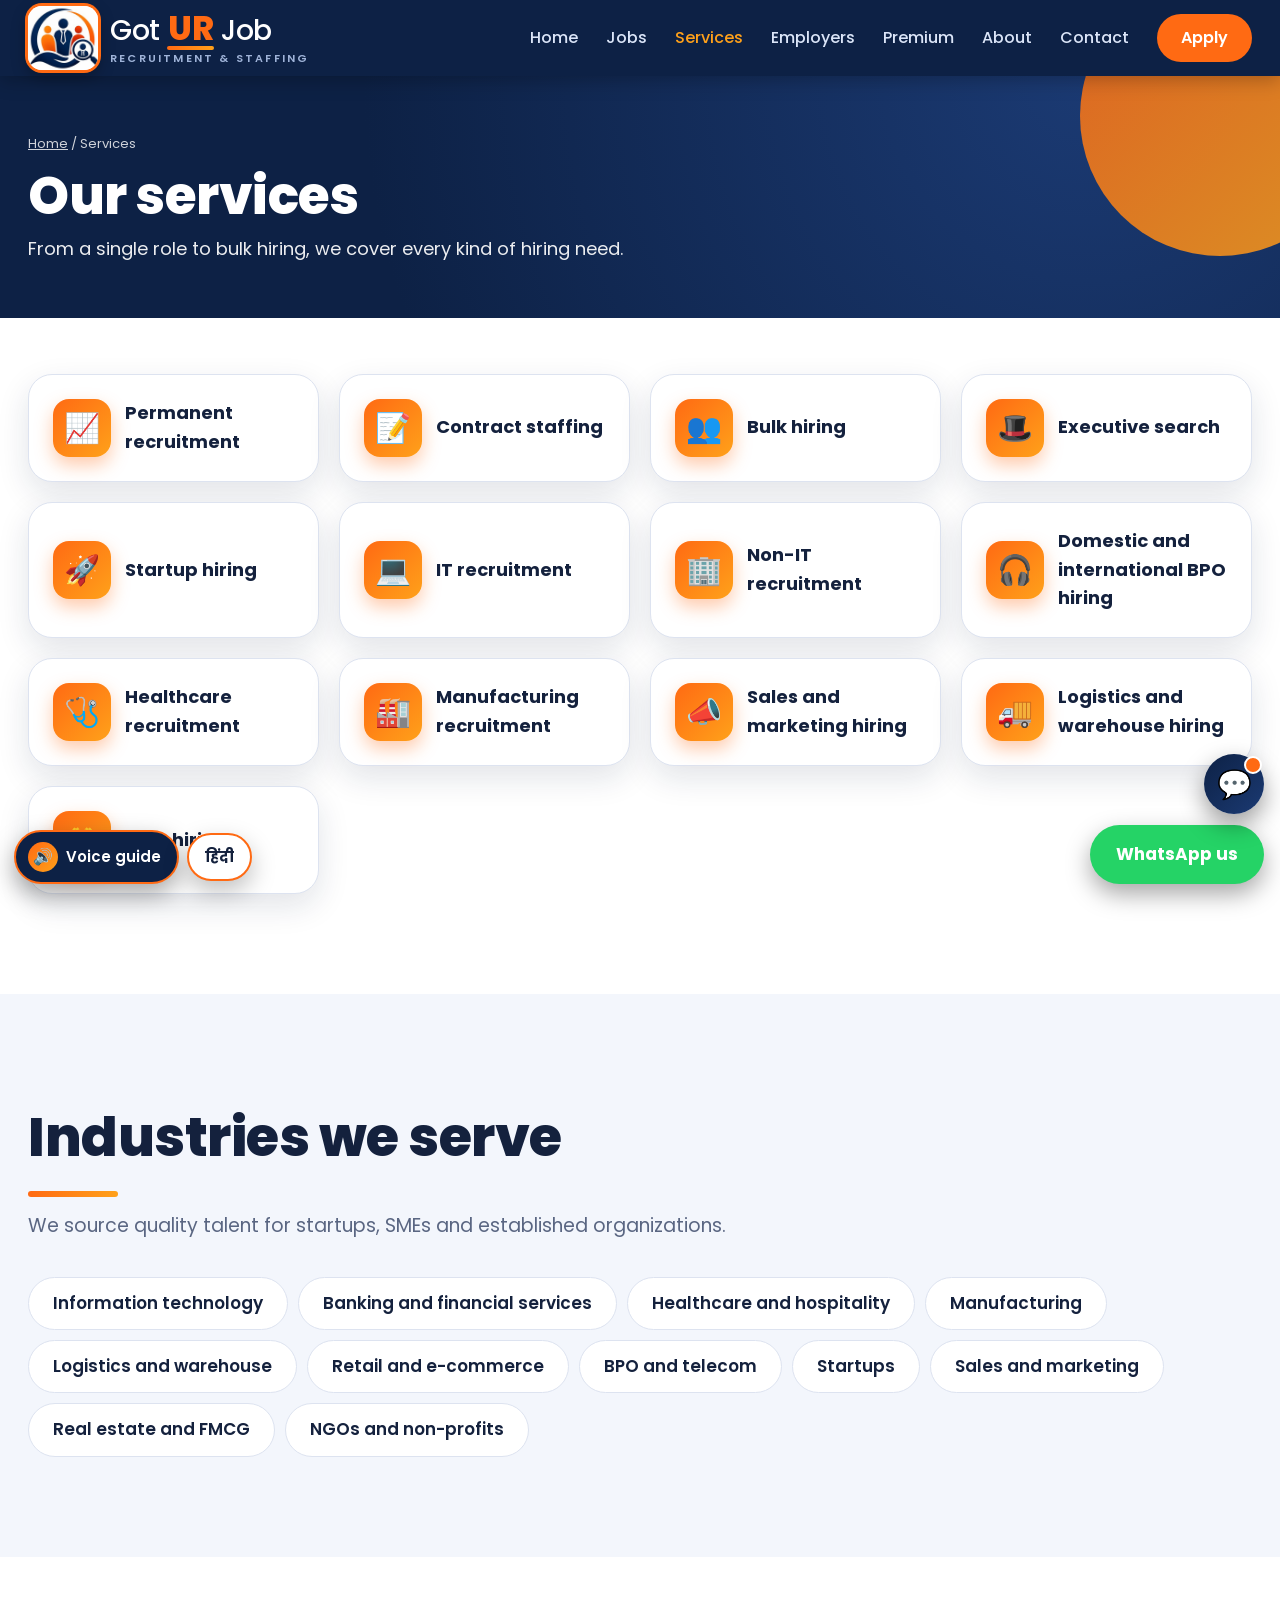
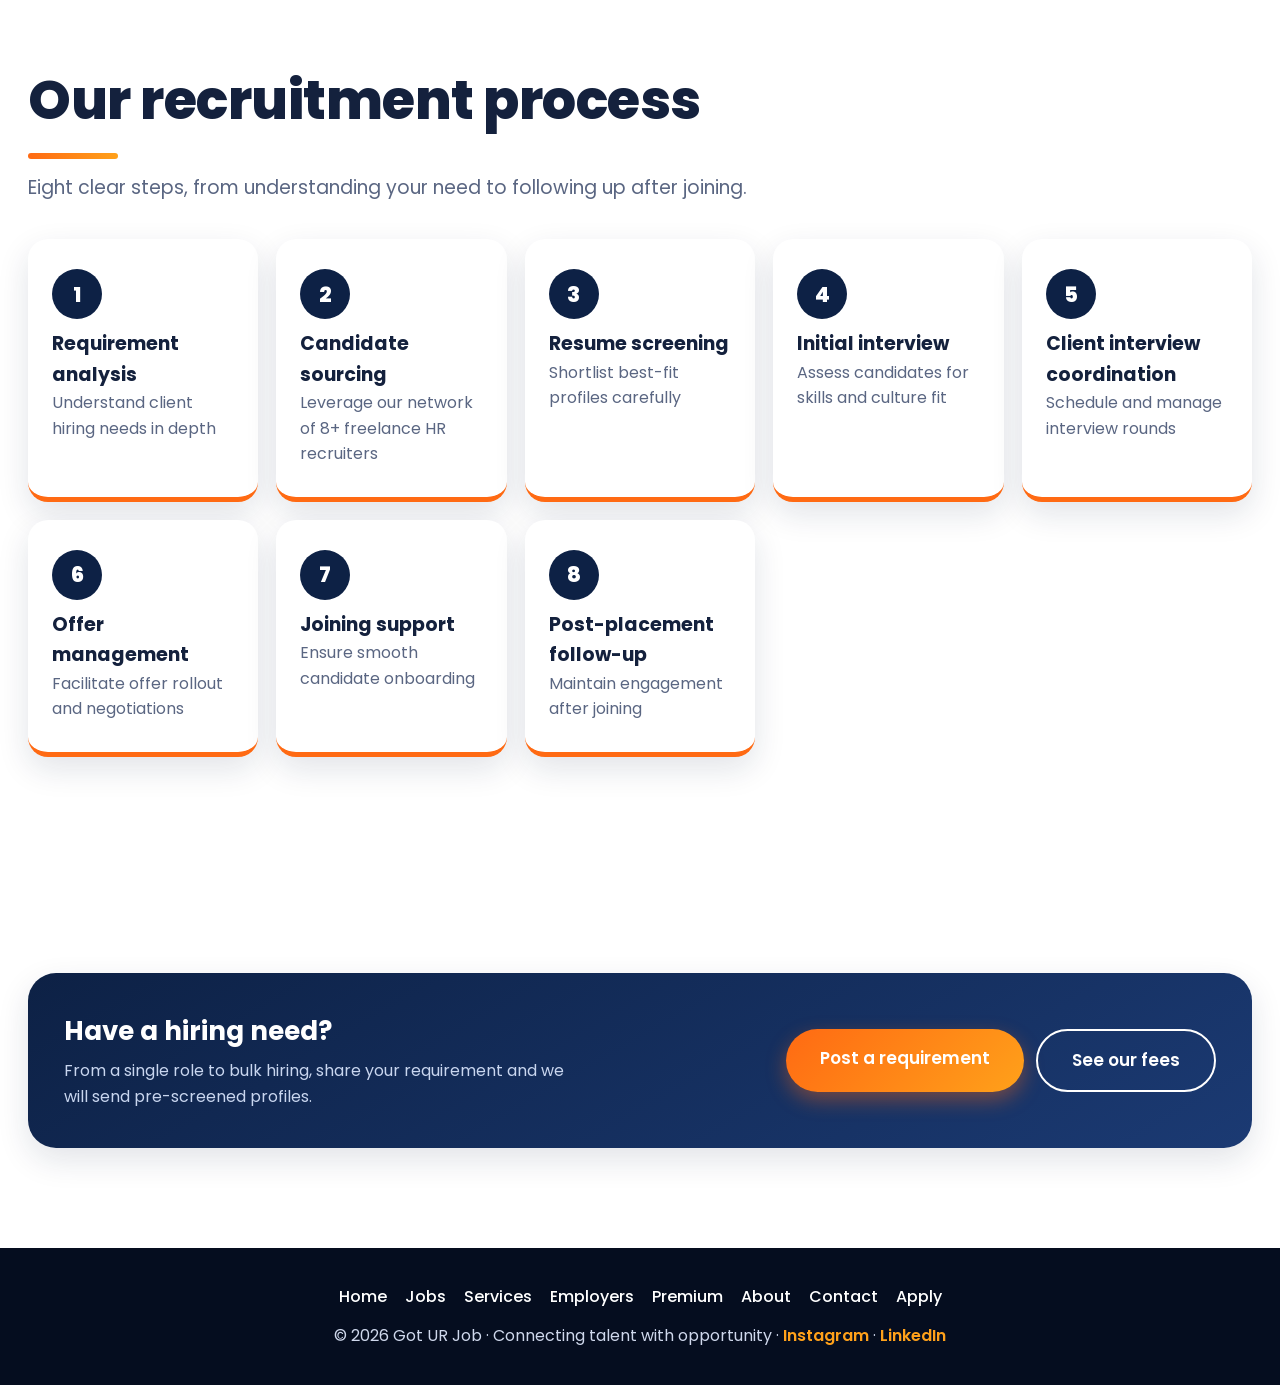
<file: services.html>
<!DOCTYPE html><html lang="en"><head><meta charset="utf-8">
<meta name="viewport" content="width=device-width, initial-scale=1, viewport-fit=cover">
<title>Recruitment &amp; Staffing Services – Got UR Job</title>
<meta name="description" content="13 hiring services across 11 industries: permanent, contract, bulk, executive, IT, BPO, healthcare and more, delivered through an 8-step recruitment process.">
<link href="https://fonts.googleapis.com/css2?family=Poppins:wght@400;500;600;700;800&display=swap" rel="stylesheet">
<link rel="stylesheet" href="style.css">
</head><body data-page="services">
<header><div class="wrap"><a class="brand" href="index.html"><span class="bl"><img src="assets/logo.jpg" alt="Got UR Job logo"></span><span class="bn"><span class="bt">Got <b>UR</b> Job</span><small class="bs">Recruitment &amp; Staffing</small></span></a>
<nav><a href="index.html">Home</a><a href="jobs.html">Jobs</a><a href="services.html" class="on" aria-current="page">Services</a><a href="employers.html">Employers</a><a href="premium.html">Premium</a><a href="about.html">About</a><a href="contact.html">Contact</a><a class="nb" href="apply.html">Apply</a></nav><button class="mb" type="button" aria-label="Menu" aria-expanded="false"><span></span><span></span><span></span></button></div></header>
<main id="top">
<div class="phero"><div class="wrap"><div class="crumb"><a href="index.html">Home</a> / Services</div><h1>Our services</h1><p>From a single role to bulk hiring, we cover every kind of hiring need.</p></div></div>
<section id="services"><div class="wrap"><div class="svc"><div class="card"><div class="ic">📈</div><h3>Permanent recruitment</h3></div><div class="card"><div class="ic">📝</div><h3>Contract staffing</h3></div><div class="card"><div class="ic">👥</div><h3>Bulk hiring</h3></div><div class="card"><div class="ic">🎩</div><h3>Executive search</h3></div><div class="card"><div class="ic">🚀</div><h3>Startup hiring</h3></div><div class="card"><div class="ic">💻</div><h3>IT recruitment</h3></div><div class="card"><div class="ic">🏢</div><h3>Non-IT recruitment</h3></div><div class="card"><div class="ic">🎧</div><h3>Domestic and international BPO hiring</h3></div><div class="card"><div class="ic">🩺</div><h3>Healthcare recruitment</h3></div><div class="card"><div class="ic">🏭</div><h3>Manufacturing recruitment</h3></div><div class="card"><div class="ic">📣</div><h3>Sales and marketing hiring</h3></div><div class="card"><div class="ic">🚚</div><h3>Logistics and warehouse hiring</h3></div><div class="card"><div class="ic">🤲</div><h3>NGO hiring</h3></div></div></div></section><section id="industries" class="alt-bg"><div class="wrap"><h2>Industries we serve</h2><p class="sub">We source quality talent for startups, SMEs and established organizations.</p><div class="chips"><span>Information technology</span><span>Banking and financial services</span><span>Healthcare and hospitality</span><span>Manufacturing</span><span>Logistics and warehouse</span><span>Retail and e-commerce</span><span>BPO and telecom</span><span>Startups</span><span>Sales and marketing</span><span>Real estate and FMCG</span><span>NGOs and non-profits</span></div></div></section><section id="process" class=""><div class="wrap"><h2>Our recruitment process</h2><p class="sub">Eight clear steps, from understanding your need to following up after joining.</p><ol class="steps"><li><b>Requirement analysis</b><span>Understand client hiring needs in depth</span></li><li><b>Candidate sourcing</b><span>Leverage our network of 8+ freelance HR recruiters</span></li><li><b>Resume screening</b><span>Shortlist best-fit profiles carefully</span></li><li><b>Initial interview</b><span>Assess candidates for skills and culture fit</span></li><li><b>Client interview coordination</b><span>Schedule and manage interview rounds</span></li><li><b>Offer management</b><span>Facilitate offer rollout and negotiations</span></li><li><b>Joining support</b><span>Ensure smooth candidate onboarding</span></li><li><b>Post-placement follow-up</b><span>Maintain engagement after joining</span></li></ol></div></section><section><div class="wrap"><div class="cband"><div><h3>Have a hiring need?</h3><p>From a single role to bulk hiring, share your requirement and we will send pre-screened profiles.</p></div><div class="acts"><a class="btn" href="apply.html#hire">Post a requirement</a><a class="btn alt" href="employers.html#terms">See our fees</a></div></div></div></section>
</main>
<a class="wafab" href="https://wa.me/919991120155">WhatsApp us</a>
<footer><div class="fnav"><a href="index.html">Home</a><a href="jobs.html">Jobs</a><a href="services.html">Services</a><a href="employers.html">Employers</a><a href="premium.html">Premium</a><a href="about.html">About</a><a href="contact.html">Contact</a><a href="apply.html">Apply</a></div>© 2026 Got UR Job · Connecting talent with opportunity · <a href="https://www.instagram.com/goturjob.careers/" target="_blank" rel="noopener" style="color:#ffa11a;font-weight:600">Instagram</a> · <a href="https://www.linkedin.com/company/goturjobofficial/" target="_blank" rel="noopener" style="color:#ffa11a;font-weight:600">LinkedIn</a></footer>
<button class="cbt" id="cbt" type="button" aria-label="Open chat assistant" aria-expanded="false">💬</button>
<div class="cpn" id="cpn" role="dialog" aria-label="Got UR Job assistant" hidden><div class="chd"><div><b>Got UR Job Assistant</b><small>Ask about jobs, hiring and fees</small></div><button type="button" id="cx" aria-label="Close chat">×</button></div><div class="cms" id="cms" aria-live="polite"></div><div class="cqs" id="cqs"></div><div class="cin"><input id="ci" placeholder="Type your question" aria-label="Type your question" maxlength="300"><button type="button" id="cs" aria-label="Send">➤</button></div></div>

<div class="vgw" id="vgw"><button type="button" class="vgb" id="vgb" aria-pressed="true" aria-label="Turn voice guide on or off"><span class="vi" id="vgi">🔊</span><span id="vgl">Voice guide</span></button>
<button type="button" class="vgl" id="vglang" aria-label="Change voice language">हिंदी</button></div>
<div class="vgt" id="vgt" role="status" aria-live="polite"></div>

<script src="site.js"></script>
</body></html>
</file>
<file: style.css>
:root{--navy:#0d2145;--navy2:#1b3a73;--orange:#ff6a13;--orange2:#ffa11a;--bg:#fff;--soft:#f3f6fc;--text:#14213d;--muted:#5a6682;--line:#dde3f0;--card:#fff;--shadow:0 12px 32px rgba(13,33,69,.12);
box-sizing:border-box;padding-top:env(safe-area-inset-top,0px);padding-bottom:env(safe-area-inset-bottom,0px)}
@media (prefers-color-scheme:dark){:root:not([data-theme="light"]){--bg:#081329;--soft:#0e1d3a;--text:#eaf0fb;--muted:#a6b3cc;--line:#25375c;--card:#102244;--shadow:0 12px 32px rgba(0,0,0,.4)}}
html{scroll-padding-top:calc(env(safe-area-inset-top,0px) + 70px);scroll-behavior:smooth}
*{box-sizing:border-box}body{margin:0;font-family:Poppins,system-ui,sans-serif;background:var(--bg);color:var(--text);line-height:1.6;overflow-x:hidden}
a{color:inherit;text-decoration:none}.wrap{max-width:1120px;margin:0 auto;padding:0 20px;position:relative}
header{position:sticky;top:env(safe-area-inset-top,0px);background:var(--navy);z-index:20;box-shadow:0 4px 18px rgba(0,0,0,.25)}
header::before{content:"";position:fixed;inset:0 0 auto;height:env(safe-area-inset-top,0px);background:var(--navy);z-index:21}
header .wrap{display:flex;align-items:center;justify-content:space-between;height:64px}
.brand{font-weight:800;font-size:22px;color:#fff;display:flex;align-items:center;gap:12px}.bl{width:58px;height:54px;overflow:hidden;border-radius:12px;background:#fff;flex:none}.bl img{width:100px;max-width:none;margin:-3px 0 0 -21px;display:block}.brand b{color:var(--orange)}
nav{display:flex;gap:22px;font-size:14px;font-weight:500;color:#dbe5f8;align-items:center}nav a:hover{color:var(--orange2)}
nav a.nb{background:var(--orange);color:#fff;padding:8px 18px;border-radius:99px;font-weight:600}
.btn{display:inline-block;background:linear-gradient(135deg,var(--orange),var(--orange2));color:#fff;padding:14px 28px;border-radius:99px;font-weight:600;font-size:15px;box-shadow:0 8px 20px rgba(255,106,19,.4);transition:transform .2s}
.btn:hover{transform:translateY(-3px)}.btn.alt{background:transparent;border:2px solid #fff;box-shadow:none}
.hero{background:radial-gradient(circle at 80% 20%,var(--navy2),var(--navy) 60%);color:#fff;padding:80px 0 120px;position:relative;overflow:hidden}
.hero::before,.hero::after{content:"";position:absolute;border-radius:50%;pointer-events:none}
.hero::before{width:420px;height:420px;right:-120px;top:-140px;background:linear-gradient(135deg,var(--orange),var(--orange2));opacity:.9}
.hero::after{width:240px;height:240px;left:-90px;bottom:-90px;border:36px solid rgba(255,106,19,.35)}
.hero .wrap{display:grid;grid-template-columns:1.2fr 1fr;gap:40px;align-items:center}
.tag{display:inline-block;background:rgba(255,255,255,.12);border:1px solid rgba(255,255,255,.25);padding:6px 16px;border-radius:99px;font-size:13px;margin-bottom:18px}
h1{font-size:clamp(34px,6vw,62px);line-height:1.08;margin:0 0 18px;font-weight:800;letter-spacing:-1px}
h1 em{font-style:normal;background:linear-gradient(135deg,var(--orange),var(--orange2));-webkit-background-clip:text;background-clip:text;color:transparent}
.hero p{font-size:18px;opacity:.9;max-width:44ch}.cta{display:flex;gap:14px;flex-wrap:wrap;margin-top:30px}
.logo{background:#fff;border-radius:28px;padding:18px;max-width:390px;justify-self:center;box-shadow:0 30px 60px rgba(0,0,0,.4);transform:rotate(3deg);animation:fl 5s ease-in-out infinite;position:relative}
.logo img{width:100%;display:block;border-radius:14px}
.badge{position:absolute;background:var(--orange);color:#fff;font-weight:700;font-size:13px;padding:8px 14px;border-radius:99px;box-shadow:0 8px 18px rgba(0,0,0,.3)}
.b1{left:-26px;top:30px}.b2{right:-20px;bottom:40px;background:var(--navy)}
@keyframes fl{50%{transform:rotate(-1deg) translateY(-14px)}}
.stats{margin-top:-60px;position:relative;z-index:3}.stats .wrap{display:grid;grid-template-columns:repeat(4,1fr);background:var(--card);border-radius:20px;box-shadow:var(--shadow);padding:22px 10px;text-align:center}
.stats b{display:block;font-size:26px;font-weight:800;color:var(--orange)}.stats span{font-size:13px;color:var(--muted)}
section{padding:80px 0}h2{font-size:clamp(28px,4.5vw,40px);margin:0 0 10px;font-weight:800;letter-spacing:-.5px}
h2::after{content:"";display:block;width:64px;height:5px;border-radius:9px;background:linear-gradient(90deg,var(--orange),var(--orange2));margin-top:10px}
.sub{color:var(--muted);margin:14px 0 36px;max-width:60ch;font-size:17px}
.grid{display:grid;grid-template-columns:repeat(auto-fit,minmax(230px,1fr));gap:22px}
.card{background:var(--card);padding:28px 24px;border-radius:20px;box-shadow:var(--shadow);transition:transform .25s;border:1px solid var(--line)}
.card:hover{transform:translateY(-6px)}.card h3{margin:14px 0 6px;font-size:19px}.card p{margin:0;color:var(--muted);font-size:15px}
.ic{width:56px;height:56px;border-radius:16px;display:grid;place-items:center;font-size:28px;background:linear-gradient(135deg,var(--orange),var(--orange2));box-shadow:0 8px 18px rgba(255,106,19,.35)}
.dark{background:linear-gradient(160deg,var(--navy),var(--navy2));color:#fff}.dark .sub{color:#c9d6ef}
.dark .card{background:rgba(255,255,255,.08);border:1px solid rgba(255,255,255,.18);box-shadow:none}.dark .card p{color:#c9d6ef}
.two{display:grid;grid-template-columns:1fr 1fr;gap:22px}.two ul{margin:12px 0 0;padding-left:18px;color:var(--muted);font-size:15px}
.steps{display:grid;grid-template-columns:repeat(auto-fit,minmax(190px,1fr));gap:18px;padding:0;list-style:none;counter-reset:s}
.steps li{counter-increment:s;background:var(--card);padding:24px 20px;border-radius:20px;box-shadow:var(--shadow);border-bottom:5px solid var(--orange)}
.steps li::before{content:counter(s);display:inline-grid;place-items:center;width:40px;height:40px;border-radius:50%;background:var(--navy);color:#fff;font-weight:800;margin-bottom:10px}
.steps b{display:block}.steps span{color:var(--muted);font-size:14px}
.marq{overflow:hidden;background:var(--orange);color:#fff;padding:14px 0;font-weight:700;white-space:nowrap}
.marq div{display:inline-block;animation:mq 28s linear infinite}.marq span{margin:0 22px}
@keyframes mq{to{transform:translateX(-50%)}}
.chips{display:flex;flex-wrap:wrap;gap:10px}.chips span{background:var(--card);border:1px solid var(--line);padding:9px 18px;border-radius:99px;font-size:14px;font-weight:600}
.alt-bg{background:var(--soft)}
.formbox{display:grid;grid-template-columns:1fr 2fr;border-radius:26px;overflow:hidden;box-shadow:var(--shadow);background:var(--card)}
.side{background:linear-gradient(160deg,var(--orange),#e0420a);color:#fff;padding:36px 28px}.side h3{font-size:26px;margin:0 0 12px;line-height:1.2}.side li{margin-bottom:8px}.side ul{padding-left:18px}
form{padding:30px;display:grid;grid-template-columns:1fr 1fr;gap:16px}
label{display:flex;flex-direction:column;font-size:14px;font-weight:600;gap:6px}label.full{grid-column:1/-1}
input,select,textarea{font:inherit;font-weight:400;padding:12px 14px;border:2px solid var(--line);border-radius:12px;background:var(--soft);color:var(--text);width:100%}
input:focus,select:focus,textarea:focus,.btn:focus-visible{outline:3px solid var(--orange);outline-offset:1px}
.acts{grid-column:1/-1;display:flex;gap:12px;flex-wrap:wrap}button.btn{border:0;cursor:pointer;font-family:inherit}button.btn.navy{background:var(--navy);box-shadow:0 8px 20px rgba(13,33,69,.4)}
.note{grid-column:1/-1;font-size:13px;color:var(--muted);margin:0}#msg{grid-column:1/-1;color:var(--orange);font-weight:600;margin:0}
details{background:var(--card);border:1px solid var(--line);border-radius:14px;padding:16px 20px;margin-bottom:12px;box-shadow:var(--shadow)}summary{cursor:pointer;font-weight:600}details p{margin:8px 0 0;color:var(--muted)}
.about{display:grid;grid-template-columns:1fr 1fr;gap:40px;align-items:center}
.pan{background:linear-gradient(160deg,var(--navy),var(--navy2));color:#fff;border-radius:26px;padding:44px 32px;font-size:34px;font-weight:800;line-height:1.2;box-shadow:var(--shadow)}.pan span{color:var(--orange)}
.contact{display:grid;grid-template-columns:repeat(auto-fit,minmax(230px,1fr));gap:16px}
.contact a,.contact div{background:rgba(255,255,255,.08);border:1px solid rgba(255,255,255,.18);padding:20px;border-radius:16px;display:block;word-break:break-word}
.contact a:hover{background:var(--orange)}.contact small{display:block;color:#c9d6ef;font-size:13px}.contact a,.contact div{display:flex;align-items:center;gap:14px}.contact span{min-width:0}.si{width:42px;height:42px;flex:none}.contact strong{font-size:16px}
footer{background:#050d1f;color:#cfd8ec;text-align:center;padding:26px 20px;font-size:14px}
.wafab{position:fixed;right:16px;bottom:calc(16px + env(safe-area-inset-bottom,0px));background:#25d366;color:#fff;font-weight:700;padding:13px 20px;border-radius:99px;box-shadow:0 10px 24px rgba(0,0,0,.35);z-index:15}
@media(max-width:760px){nav a:not(.nb){display:none}.hero{padding:48px 0 100px}.hero .wrap,.about,.formbox,.two,form{grid-template-columns:1fr}.stats .wrap{grid-template-columns:1fr 1fr;gap:14px}section{padding:56px 0}.b1{left:-8px}.b2{right:-8px}}
@media(prefers-reduced-motion:reduce){.logo,.marq div{animation:none}html{scroll-behavior:auto}}
.tabs{display:flex;gap:12px;flex-wrap:wrap;margin-bottom:22px}.tab{font:inherit;font-weight:700;font-size:16px;padding:14px 28px;border-radius:99px;border:2px solid var(--navy2);background:var(--card);color:var(--text);cursor:pointer}
.tab.on{background:linear-gradient(135deg,var(--orange),var(--orange2));border-color:transparent;color:#fff;box-shadow:0 8px 20px rgba(255,106,19,.4)}
.tab:focus-visible{outline:3px solid var(--orange);outline-offset:2px}[hidden]{display:none!important}.msg{grid-column:1/-1;color:var(--orange);font-weight:600;margin:0}
.svc{display:grid;grid-template-columns:repeat(auto-fit,minmax(200px,1fr));gap:16px}.svc .card{padding:20px;display:flex;gap:14px;align-items:center}.svc .ic{width:46px;height:46px;font-size:22px;flex:none;border-radius:14px}.svc h3{margin:0;font-size:16px}
.fees{display:grid;grid-template-columns:repeat(auto-fit,minmax(200px,1fr));gap:18px}.fee{background:var(--card);border-radius:20px;padding:26px 20px;text-align:center;box-shadow:var(--shadow);border-top:5px solid var(--orange)}.fee small{color:var(--muted);display:block}.fee b{display:block;font-size:38px;color:var(--orange);font-weight:800;line-height:1.1;margin:10px 0 2px}.fee h3{margin:0;font-size:18px}
.vm{display:grid;grid-template-columns:1fr 1fr;gap:22px;margin-top:28px}.vm h3{color:var(--orange);margin:0 0 6px}
.vals{display:grid;grid-template-columns:repeat(auto-fit,minmax(250px,1fr));gap:18px;margin-top:26px}.vals .card h3{margin:0 0 6px}.vals .n{color:var(--orange);font-weight:800}
.fnd{display:grid;grid-template-columns:280px 1fr;gap:40px;align-items:center}.fnd img{width:260px;height:260px;border-radius:50%;object-fit:cover;border:8px solid var(--orange);box-shadow:var(--shadow);justify-self:center}.fnd p{color:var(--muted)}.fnd b{color:var(--text)}
.why{display:grid;grid-template-columns:repeat(auto-fit,minmax(250px,1fr));gap:18px}.why .card h3{font-size:17px;margin:0 0 4px}
@media(max-width:760px){.vm,.fnd{grid-template-columns:1fr}}
/* bigger and bolder overrides */.wrap{max-width:1280px;padding:0 28px}header .wrap{height:76px}.brand{font-size:28px}nav{font-size:16px;gap:28px}nav a.nb{padding:11px 24px}.bl{width:70px;height:64px}.bl img{width:120px;margin:-4px 0 0 -25px}.hero{padding:110px 0 150px;background-image:radial-gradient(rgba(255,255,255,.1) 2px,transparent 2px),radial-gradient(circle at 80% 20%,var(--navy2),var(--navy) 60%);background-size:34px 34px,auto}.hero::before{width:560px;height:560px}.tag{font-size:15px;padding:8px 20px}h1{font-size:clamp(40px,7vw,80px)}.hero p{font-size:21px;max-width:50ch}.btn{padding:18px 38px;font-size:18px}.logo{max-width:470px;padding:22px}.badge{font-size:15px;padding:10px 18px}.stats .wrap{padding:30px 14px}.stats b{font-size:34px}.stats span{font-size:15px}.marq{font-size:22px;padding:18px 0}section{padding:100px 0}h2{font-size:clamp(32px,5vw,54px)}h2::after{width:90px;height:6px}.sub{font-size:19px;max-width:72ch}.card{padding:34px 28px;border-radius:24px}.card h3{font-size:22px}.card p{font-size:17px}.ic{width:68px;height:68px;font-size:34px;border-radius:20px}.svc{grid-template-columns:repeat(auto-fit,minmax(270px,1fr));gap:20px}.svc .card{padding:24px}.svc .ic{width:58px;height:58px;font-size:29px;border-radius:16px}.svc h3{font-size:18px}.chips span{font-size:17px;padding:12px 24px}.steps li{padding:30px 24px}.steps b{font-size:19px}.steps span{font-size:16px}.steps li::before{width:50px;height:50px;font-size:21px}.fee b{font-size:48px}.fee h3{font-size:21px}.vm h3{font-size:26px}.tab{font-size:18px;padding:16px 34px}input,select,textarea{font-size:17px;padding:14px 16px}label{font-size:16px}form{padding:38px;gap:20px}.side{padding:44px 34px}.side h3{font-size:34px}.side li{font-size:18px}summary{font-size:19px}details{padding:22px 26px}details p{font-size:17px}.fnd{grid-template-columns:340px 1fr}.fnd img{width:320px;height:320px}.fnd p{font-size:18px}.contact{grid-template-columns:repeat(auto-fit,minmax(300px,1fr))}.contact a,.contact div{padding:24px}.contact strong{font-size:19px}.contact small{font-size:15px}.si{width:54px;height:54px}footer{font-size:16px;padding:36px 20px}.wafab{font-size:17px;padding:16px 26px}.card:hover,.fee:hover,.steps li:hover{box-shadow:0 22px 48px rgba(255,106,19,.28);transform:translateY(-8px)}.fee,.steps li{transition:transform .25s,box-shadow .25s}.dark{background-image:radial-gradient(rgba(255,255,255,.07) 2px,transparent 2px),linear-gradient(160deg,var(--navy),var(--navy2));background-size:34px 34px,auto}@keyframes up{from{opacity:0;transform:translateY(36px)}}@supports (animation-timeline:view()){.card,.fee,.steps li,details{animation:up linear both;animation-timeline:view();animation-range:entry 0% cover 28%}}@media(prefers-reduced-motion:reduce){.card,.fee,.steps li,details{animation:none}}@media(max-width:900px){.wrap{padding:0 18px}header .wrap{height:68px}.brand{font-size:22px}.bl{width:58px;height:54px}.bl img{width:100px;margin:-3px 0 0 -21px}.hero{padding:60px 0 110px}.hero::before{width:320px;height:320px}.logo{max-width:340px}.btn{padding:15px 28px;font-size:16px}section{padding:64px 0}.fnd{grid-template-columns:1fr}.fnd img{width:240px;height:240px}form{padding:22px}.side{padding:28px 22px}.hero p{font-size:18px}}/* mobile friendly */html{-webkit-text-size-adjust:100%}img{max-width:100%}.mb{display:none;width:48px;height:48px;border:0;background:rgba(255,255,255,.14);border-radius:12px;cursor:pointer;flex-direction:column;align-items:center;justify-content:center;gap:5px;flex:none}.mb span{width:22px;height:3px;background:#fff;border-radius:3px}@media(max-width:1000px){.mb{display:flex}header nav{display:none;position:absolute;top:100%;left:0;right:0;background:var(--navy);flex-direction:column;align-items:stretch;gap:0;padding:8px 18px 20px;box-shadow:0 14px 24px rgba(0,0,0,.35)}header nav.open{display:flex}header nav a:not(.nb){display:block;padding:15px 4px;border-bottom:1px solid rgba(255,255,255,.14);font-size:18px}header nav a.nb{display:block;text-align:center;margin-top:16px;padding:15px;font-size:17px}}@media(max-width:600px){h1{letter-spacing:-.5px}.cta{gap:10px}.cta .btn{width:100%;text-align:center}.stats{margin-top:-50px}.stats b{font-size:24px}.stats span{font-size:13px}.marq{font-size:17px;margin-top:56px!important}.card{padding:24px 20px}.svc .card{padding:16px}.fee b{font-size:40px}.chips span{font-size:15px;padding:10px 16px}.tabs{gap:8px}.tab{flex:1;text-align:center;padding:14px 8px;font-size:16px}.acts .btn{width:100%;text-align:center}.formbox{border-radius:20px}.contact a,.contact div{padding:16px;gap:12px}.si{width:46px;height:46px}.contact strong{font-size:16px}.vm,.vals{gap:14px}.wafab{right:12px;padding:13px 18px;font-size:15px}footer{padding-bottom:90px;font-size:14px}details{padding:16px 18px}summary{font-size:17px}.fnd img{width:200px;height:200px}.sub{font-size:17px}h2{font-size:30px}}.rev{display:grid;grid-template-columns:repeat(auto-fit,minmax(290px,1fr));gap:22px}.rev .card{position:relative;padding-top:48px}.rev .card::before{content:"\201C";position:absolute;top:6px;left:22px;font-size:72px;line-height:1;color:var(--orange);font-weight:800}.stars{color:var(--orange2);font-size:20px;letter-spacing:3px;margin-bottom:10px}.who{display:flex;align-items:center;gap:14px;margin-top:20px}.av{width:50px;height:50px;border-radius:50%;background:linear-gradient(135deg,var(--navy),var(--navy2));color:#fff;display:grid;place-items:center;font-weight:700;flex:none}.who b{display:block}.who small{color:var(--muted)}.rtrack{display:flex;gap:20px;overflow-x:auto;scroll-snap-type:x mandatory;padding:10px 4px 24px;scrollbar-width:thin;-webkit-overflow-scrolling:touch}.rc{flex:0 0 min(360px,82vw);scroll-snap-align:start;background:var(--card);border:1px solid var(--line);border-radius:24px;padding:50px 26px 26px;box-shadow:var(--shadow);position:relative;display:flex;flex-direction:column}.rc::before{content:"\201C";position:absolute;top:8px;left:24px;font-size:72px;line-height:1;color:var(--orange);font-weight:800}.rc p{font-size:17px;color:var(--muted);margin:0;flex:1}.rc .who{margin-top:20px}.rnav{display:flex;gap:12px;justify-content:center}.rnav button{width:52px;height:52px;border-radius:50%;border:0;background:linear-gradient(135deg,var(--orange),var(--orange2));color:#fff;font-size:30px;line-height:1;cursor:pointer;box-shadow:0 8px 20px rgba(255,106,19,.4)}.rnav button:focus-visible{outline:3px solid var(--navy);outline-offset:2px}input[type=file]{padding:14px;border:2px dashed var(--orange);background:var(--soft);cursor:pointer}input[type=file]::file-selector-button{background:linear-gradient(135deg,var(--orange),var(--orange2));color:#fff;border:0;border-radius:99px;padding:10px 20px;margin-right:14px;font:inherit;font-weight:600;cursor:pointer}.sbar{display:flex;gap:6px;background:#fff;border-radius:20px;padding:8px;margin-top:26px;box-shadow:0 18px 40px rgba(0,0,0,.35);max-width:640px;align-items:center}.sbar input{flex:1;min-width:0;width:auto;border:0;border-right:1px solid #dde3f0;border-radius:0;background:transparent;color:#14213d;padding:14px;font-size:17px}.sbar input:nth-of-type(2){border-right:0}.sbar .btn{padding:15px 26px;font-size:16px;flex:none;box-shadow:none}.sbar input:focus{outline:2px solid var(--orange);outline-offset:-2px}
.paths{display:grid;grid-template-columns:1fr 1fr;gap:24px}.path{border-radius:28px;padding:40px 36px;color:#fff;box-shadow:var(--shadow)}.path h3{font-size:30px;margin:0 0 14px}.path ul{padding-left:20px;margin:0 0 26px;font-size:18px}.path li{margin-bottom:8px}.path.seek{background:linear-gradient(150deg,var(--orange),#e0420a)}.path.emp{background:linear-gradient(150deg,var(--navy),var(--navy2))}.pb{display:flex;gap:12px;flex-wrap:wrap}.path.seek .btn{background:#fff;color:#c2410c;border:0}.path.seek .btn.alt{background:transparent;color:#fff;border:2px solid #fff}.path.emp .btn.alt{border:2px solid #fff}
.jbar{display:flex;gap:12px;flex-wrap:wrap;margin-bottom:22px}.jbar input{flex:1;min-width:200px;width:auto}.jbar .btn{padding:14px 28px;box-shadow:none;border:0;cursor:pointer;font-family:inherit}
.jobs{display:grid;grid-template-columns:repeat(auto-fit,minmax(300px,1fr));gap:22px}.job{background:var(--card);border:1px solid var(--line);border-radius:22px;padding:26px;box-shadow:var(--shadow);display:flex;flex-direction:column;gap:8px}.job h3{margin:0;font-size:21px}.job .meta{color:var(--muted);font-size:15px}.job .tags{display:flex;gap:8px;flex-wrap:wrap}.job .tags span{background:var(--soft);border:1px solid var(--line);padding:4px 12px;border-radius:99px;font-size:13px;font-weight:600}.job .sal{font-weight:700;color:var(--orange)}.job .btn{margin-top:10px;text-align:center;border:0;cursor:pointer;font-family:inherit;padding:14px 24px;font-size:16px}.smp{align-self:flex-start;background:#fff3e8;color:#b34700;font-size:12px;font-weight:700;padding:3px 10px;border-radius:99px}.none{background:var(--card);border:1px dashed var(--orange);border-radius:20px;padding:28px;text-align:center}
@media(max-width:900px){.paths{grid-template-columns:1fr}.path{padding:30px 24px}}
@media(max-width:600px){.sbar{flex-direction:column;align-items:stretch}.sbar input{border-right:0;border-bottom:1px solid #dde3f0}.sbar .btn{width:100%}.jbar input{min-width:100%}.jbar .btn{width:100%}.pb .btn{width:100%;text-align:center}}
.cbt{position:fixed;right:16px;bottom:calc(86px + env(safe-area-inset-bottom,0px));width:60px;height:60px;border-radius:50%;border:0;background:linear-gradient(135deg,var(--navy),var(--navy2));color:#fff;font-size:28px;cursor:pointer;z-index:30;box-shadow:0 10px 24px rgba(0,0,0,.4);display:grid;place-items:center}.cbt::after{content:"";position:absolute;top:2px;right:2px;width:14px;height:14px;border-radius:50%;background:var(--orange);border:2px solid #fff}
.cpn{position:fixed;right:16px;bottom:calc(158px + env(safe-area-inset-bottom,0px));width:min(380px,calc(100vw - 24px));height:min(560px,calc(100% - 190px));background:var(--card);border:1px solid var(--line);border-radius:22px;box-shadow:0 24px 60px rgba(0,0,0,.4);z-index:40;display:flex;flex-direction:column;overflow:hidden}.cpn[hidden]{display:none}
.chd{background:linear-gradient(135deg,var(--navy),var(--navy2));color:#fff;padding:14px 16px;display:flex;align-items:center;justify-content:space-between}.chd b{display:block;font-size:16px}.chd small{opacity:.8;font-size:12px}.chd button{background:rgba(255,255,255,.15);border:0;color:#fff;width:36px;height:36px;border-radius:50%;font-size:20px;cursor:pointer}
.cms{flex:1;overflow-y:auto;padding:14px;display:flex;flex-direction:column;gap:10px;background:var(--soft)}.cm{max-width:86%;padding:10px 14px;border-radius:16px;font-size:15px;line-height:1.5;white-space:pre-wrap;word-break:break-word}.cm.bot{background:var(--card);border:1px solid var(--line);align-self:flex-start;border-bottom-left-radius:4px}.cm.me{background:var(--orange);color:#fff;align-self:flex-end;border-bottom-right-radius:4px}
.cac{display:flex;gap:6px;flex-wrap:wrap;margin-top:8px}.cac button,.cqs button{font:inherit;font-size:13px;font-weight:600;border:1.5px solid var(--orange);color:var(--orange);background:transparent;border-radius:99px;padding:6px 12px;cursor:pointer}.cqs{display:flex;gap:6px;flex-wrap:wrap;padding:8px 12px;background:var(--soft)}
.cin{display:flex;gap:8px;padding:10px;border-top:1px solid var(--line);background:var(--card)}.cin input{flex:1;min-width:0;width:auto;padding:12px 14px;font-size:16px;border-radius:99px}.cin button{border:0;background:var(--orange);color:#fff;border-radius:50%;width:46px;height:46px;font-size:20px;cursor:pointer;flex:none}
@media(max-width:600px){.cpn{left:10px;right:10px;width:auto;bottom:calc(90px + env(safe-area-inset-bottom,0px));height:min(560px,calc(100% - 130px))}.cbt{width:56px;height:56px;bottom:calc(80px + env(safe-area-inset-bottom,0px))}}
.job h3{font-size:22px}.job .ben span{background:#e8f7ee;border-color:#bfe6cc;color:#14683a}.jact{display:flex;gap:10px;flex-wrap:wrap;margin-top:8px}.jact .btn{flex:1;min-width:130px;margin-top:0}.jact .call{background:var(--navy);box-shadow:none;text-decoration:none;display:flex;align-items:center;justify-content:center}
form.ap{display:grid;grid-template-columns:1fr;gap:10px;padding:14px 0 0;border:0;background:transparent;box-shadow:none}form.ap[hidden]{display:none}form.ap .fl{font-size:14px;font-weight:600}.msg{margin:0;color:var(--orange);font-weight:600;font-size:14px}
.prem{display:grid;grid-template-columns:1.1fr 1fr;gap:30px;background:linear-gradient(150deg,var(--navy),var(--navy2));color:#fff;border-radius:30px;padding:48px 40px;box-shadow:var(--shadow);background-image:radial-gradient(rgba(255,255,255,.07) 2px,transparent 2px),linear-gradient(150deg,var(--navy),var(--navy2));background-size:34px 34px,auto}
.prem p{font-size:18px;opacity:.92}.prem ul{padding-left:20px;font-size:18px}.prem li{margin-bottom:6px}.prem .fine{font-size:14px;opacity:.8;margin:12px 0}.tnc{margin:6px 0 0;background:rgba(255,255,255,.08);border:1px solid rgba(255,255,255,.2);box-shadow:none;color:#fff}.tnc ul{font-size:14px;margin:8px 0 0}.tnc summary{font-size:14px}
.pbox{background:var(--card);color:var(--text);border-radius:22px;padding:26px}.pbox h3{margin:0 0 10px}.pbox p{font-size:16px;opacity:1}.pbox a.btn{display:inline-block}
@media(max-width:900px){.prem{grid-template-columns:1fr;padding:30px 22px}}

/* ===== v2: circle behind buttons + phone-friendly layout ===== */
.hero::before,.hero::after{z-index:0}
.hero .wrap{z-index:2}
.hero .cta,.hero .cta .btn,.hero .sbar{position:relative;z-index:5}
@media(max-width:700px){
html{scroll-padding-top:76px}
body{font-size:15px;line-height:1.55}
.wrap{padding:0 16px}
header .wrap{height:60px}
.brand{font-size:19px;gap:9px}.bl{width:46px;height:44px;border-radius:10px}.bl img{width:80px;margin:-2px 0 0 -17px}
.mb{width:44px;height:44px}
.hero{padding:30px 0 70px;background-size:26px 26px,auto}
.hero::before{width:210px;height:210px;right:-90px;top:-90px;opacity:.55}
.hero::after{width:130px;height:130px;left:-60px;bottom:-60px;border-width:20px}
.hero .wrap{gap:26px}
.tag{font-size:12px;padding:6px 14px;margin-bottom:12px}
h1{font-size:31px;line-height:1.15;margin-bottom:12px;letter-spacing:-.3px}
.hero p{font-size:15.5px;line-height:1.55;margin:0 0 4px}
.sbar{display:grid!important;grid-template-columns:1fr;gap:10px;margin-top:18px}
.sbar input{width:100%;font-size:16px;padding:14px 16px;border-radius:14px}
.btn{padding:14px 22px;font-size:16px;box-shadow:0 6px 14px rgba(255,106,19,.35)}
.cta{margin-top:16px;gap:10px;flex-direction:column}
.cta .btn{width:100%;text-align:center;padding:15px}
.cta .btn.alt{background:rgba(255,255,255,.08)}
.logo{max-width:230px;padding:12px;border-radius:20px;transform:none;animation:none;margin:6px auto 0}
.badge{font-size:11.5px;padding:6px 10px}.b1{left:-6px;top:14px}.b2{right:-6px;bottom:16px}
.stats{margin-top:-36px}.stats .wrap{padding:16px 8px;gap:10px;border-radius:16px}.stats b{font-size:18px}.stats span{font-size:11.5px}
.marq{font-size:14px;padding:11px 0;margin-top:34px!important}
section{padding:40px 0}
h2{font-size:25px;line-height:1.2}h2::after{width:56px;height:5px;margin-top:8px}
.sub{font-size:15px;margin:10px 0 22px}
.card{padding:20px 18px;border-radius:18px}.card h3{font-size:18px;margin:10px 0 4px}.card p{font-size:14.5px}
.ic{width:50px;height:50px;font-size:25px;border-radius:14px}
.grid{grid-template-columns:1fr 1fr;gap:12px}
.grid .card{padding:16px 14px}.grid .card h3{font-size:15.5px}.grid .card p{font-size:13px}.grid .ic{width:44px;height:44px;font-size:22px}
.svc{grid-template-columns:1fr;gap:10px}.svc .card{padding:12px 14px}.svc .ic{width:42px;height:42px;font-size:21px}.svc h3{font-size:15px}
.chips{gap:8px}.chips span{font-size:13px;padding:8px 13px}
.steps{grid-template-columns:1fr;gap:12px}.steps li{padding:16px 16px 16px 66px;position:relative;border-bottom:0;border-left:5px solid var(--orange)}.steps li::before{position:absolute;left:14px;top:14px;width:38px;height:38px;font-size:17px;margin:0}.steps b{font-size:16px}.steps span{font-size:13.5px}
.fees{grid-template-columns:1fr 1fr;gap:12px}.fee{padding:16px 10px}.fee b{font-size:28px}.fee h3{font-size:14px}.fee small{font-size:12px}
.paths{gap:14px}.path{padding:22px 18px}
.path h3{font-size:20px}.path ul{font-size:14.5px;padding-left:18px}
.pb{flex-direction:column;gap:10px}.pb .btn{width:100%;text-align:center}
.tab{font-size:15px;padding:13px 6px}
.formbox{border-radius:18px}.side{padding:22px 18px}.side h3{font-size:22px}.side li{font-size:15px}
form{padding:18px 16px;gap:12px}
input,select,textarea{font-size:16px;padding:13px 14px;border-radius:12px}
label{font-size:14px}
.acts .btn{width:100%}
.jobs{grid-template-columns:1fr;gap:14px}.job{padding:18px;border-radius:18px}.job h3{font-size:19px}
.jact{gap:8px}.jact .btn{min-width:0;padding:13px 10px;font-size:15px}
.prem{padding:24px 16px;border-radius:22px;gap:20px}.prem p{font-size:15.5px}.prem ul{font-size:15.5px}
.pbox{padding:18px 16px;border-radius:18px}.pbox h3{font-size:17px}
details{padding:14px 16px;border-radius:12px}summary{font-size:15.5px}details p{font-size:14.5px}
.fnd img{width:150px;height:150px;border-width:5px}.fnd p{font-size:15px}
.vm{gap:12px}.vals{gap:12px}
.pan{font-size:24px;padding:28px 22px;border-radius:20px}
.contact{gap:10px}.contact a,.contact div{padding:14px}.si{width:40px;height:40px}.contact strong{font-size:15px}.contact small{font-size:12.5px}
.rc{flex-basis:84vw;padding:44px 20px 20px}.rc p{font-size:15px}
.rnav button{width:46px;height:46px}
footer{font-size:13px;padding:22px 16px 90px}
.wafab{right:10px;bottom:calc(12px + env(safe-area-inset-bottom,0px));padding:12px 16px;font-size:14px}
}
@media(max-width:360px){h1{font-size:27px}.grid,.fees{grid-template-columns:1fr}}

/* ===== voice guide ===== */
.vgb{position:fixed;left:14px;bottom:calc(16px + env(safe-area-inset-bottom,0px));z-index:16;display:flex;align-items:center;gap:8px;background:var(--navy);color:#fff;border:2px solid var(--orange);border-radius:99px;padding:10px 16px 10px 12px;font:inherit;font-weight:600;font-size:15px;cursor:pointer;box-shadow:0 10px 24px rgba(0,0,0,.35)}
.vgb .vi{width:30px;height:30px;border-radius:50%;background:linear-gradient(135deg,var(--orange),var(--orange2));display:grid;place-items:center;font-size:16px;flex:none}
.vgb.on .vi{animation:vp 1.2s ease-in-out infinite}
@keyframes vp{0%,100%{box-shadow:0 0 0 0 rgba(255,106,19,.6)}50%{box-shadow:0 0 0 10px rgba(255,106,19,0)}}
.vgb:focus-visible{outline:3px solid var(--orange2);outline-offset:3px}
.vgt{position:fixed;left:14px;bottom:calc(78px + env(safe-area-inset-bottom,0px));z-index:16;max-width:min(320px,calc(100vw - 28px));background:var(--card);color:var(--text);border:1px solid var(--line);border-left:5px solid var(--orange);border-radius:14px;padding:12px 14px;font-size:15px;line-height:1.45;box-shadow:var(--shadow);display:none}
.vgt.show{display:block}
@media(max-width:700px){.vgb{left:10px;padding:9px 13px 9px 10px;font-size:14px}.vgb .vi{width:28px;height:28px}.vgt{left:10px;font-size:14px;bottom:calc(72px + env(safe-area-inset-bottom,0px))}}
@media(prefers-reduced-motion:reduce){.vgb.on .vi{animation:none}}
.vgl{position:fixed;left:calc(14px + 150px);bottom:calc(16px + env(safe-area-inset-bottom,0px));z-index:16;background:var(--card);color:var(--text);border:2px solid var(--orange);border-radius:99px;padding:10px 16px;font:inherit;font-weight:700;font-size:15px;cursor:pointer;box-shadow:0 10px 24px rgba(0,0,0,.25)}.vgl:focus-visible{outline:3px solid var(--orange2);outline-offset:3px}@media(max-width:700px){.vgl{left:calc(10px + 138px);padding:9px 13px;font-size:14px}}

/* ===== v3: brand polish ===== */
.brand{gap:12px}
.bl{border-radius:14px;box-shadow:0 0 0 3px var(--orange),0 6px 16px rgba(0,0,0,.35);background:#fff;padding:0}
.bn{display:flex;flex-direction:column;line-height:1.05}
.bt{font-weight:500;letter-spacing:-.3px;color:#fff;white-space:nowrap}
.bt b{font-weight:800;color:var(--orange);font-size:1.18em;position:relative;display:inline-block;padding:0 1px}
.bt b::after{content:"";position:absolute;left:0;right:0;bottom:-3px;height:4px;border-radius:4px;background:linear-gradient(90deg,var(--orange),var(--orange2));transform-origin:left;animation:ul 1s .3s ease-out both}
@keyframes ul{from{transform:scaleX(0)}}
.bs{font-size:11px;font-weight:600;letter-spacing:2.2px;text-transform:uppercase;color:#9fb3d8;margin-top:6px}

header{transition:box-shadow .3s}header .wrap{transition:height .25s}
header.sm .wrap{height:60px}header.sm .bs{display:none}header.sm .bl{width:46px;height:44px}header.sm .bl img{width:80px;margin:-2px 0 0 -17px}
.rot{display:flex;align-items:center;gap:12px;margin:-4px 0 14px;font-weight:700;font-size:clamp(18px,2.4vw,26px)}
.rl{color:#c9d6ef;font-weight:500}
.rw{display:inline-block;background:rgba(255,255,255,.1);border:1px solid rgba(255,255,255,.25);border-left:4px solid var(--orange);padding:4px 16px;border-radius:10px;color:#fff;min-width:9ch;transition:opacity .35s,transform .35s}
.rw.out{opacity:0;transform:translateY(8px)}
@media(max-width:700px){.bs{font-size:9px;letter-spacing:1.6px;margin-top:4px}.bt{font-size:19px}.bl{box-shadow:0 0 0 2px var(--orange),0 4px 10px rgba(0,0,0,.3)}.rot{font-size:17px;gap:8px}.rw{padding:3px 12px}}
@media(prefers-reduced-motion:reduce){.bt{animation:none;-webkit-text-fill-color:currentColor;background:none;color:#e8eefb}.bt b::after{animation:none}}

/* ===== v3 fixes: keep both hero buttons on the first screen; keep floating buttons off the hero buttons ===== */
@media(min-width:1001px){
.hero{padding:70px 0 120px}
h1{font-size:clamp(38px,5.2vw,68px);margin-bottom:12px}
.hero p{font-size:19px}
.rot{margin:-2px 0 10px}
.cta{margin-top:20px}
.sbar{margin-top:16px}
.btn{padding:16px 34px;font-size:17px}
}
@media(max-width:700px){
.vgb{padding:8px 11px 8px 8px;font-size:13px}.vgb .vi{width:26px;height:26px;font-size:14px}
.vgl{left:calc(10px + 128px);padding:8px 11px;font-size:13px}
}
@media(max-width:360px){
.vgb #vgl,.vgb span#vgl{display:none}.vgb{padding:8px}.vgl{left:60px}
}

/* ===== v3b: voice buttons live in one row, so they cannot overlap ===== */
.vgw{position:fixed;left:14px;bottom:calc(16px + env(safe-area-inset-bottom,0px));z-index:16;display:flex;align-items:center;gap:8px}
.vgw .vgb,.vgw .vgl{position:static;left:auto;bottom:auto}
@media(max-width:700px){.vgw{left:10px;gap:6px}}
@media(max-width:360px){
.hero{padding:22px 0 56px}
h1{font-size:25px;margin-bottom:8px}
.hero p{font-size:14px}
.rot{font-size:15px;margin:0 0 8px}
.tag{margin-bottom:8px}
.sbar{margin-top:12px;gap:8px}.sbar input{padding:11px 14px}
.cta{margin-top:12px}.cta .btn{padding:12px}
}

/* ===== v4b: medium round founder photo ===== */
#founder .fnd{grid-template-columns:280px 1fr;gap:44px;align-items:center}
#founder .fnd img{width:240px;height:240px;max-width:none;aspect-ratio:1/1;border-radius:50%;object-fit:cover;object-position:center top;border:7px solid var(--orange);box-shadow:0 14px 34px rgba(15,34,70,.25);justify-self:center}
@media(max-width:900px){#founder .fnd{grid-template-columns:1fr;gap:22px}#founder .fnd img{width:210px;height:210px}}
@media(max-width:700px){#founder .fnd img{width:180px;height:180px;border-width:5px}}

/* ===== multi-page additions ===== */
nav a.on:not(.nb){color:var(--orange2)}
nav a.nb.on{box-shadow:0 0 0 3px rgba(255,161,26,.45)}
.phero{background:radial-gradient(circle at 85% 0%,var(--navy2),var(--navy) 65%);color:#fff;padding:58px 0 54px;position:relative;overflow:hidden}
.phero::after{content:"";position:absolute;right:-80px;top:-100px;width:280px;height:280px;border-radius:50%;background:linear-gradient(135deg,var(--orange),var(--orange2));opacity:.85;pointer-events:none}
.phero .wrap{position:relative;z-index:2}
.phero h1{font-size:clamp(30px,5vw,52px);line-height:1.12;margin:0 0 10px;letter-spacing:-.5px}
.phero p{margin:0;max-width:60ch;font-size:18px;opacity:.92}
.crumb{font-size:13px;opacity:.8;margin-bottom:12px}.crumb a{text-decoration:underline}
.phero + section,.phero + .alt-bg{padding-top:56px}
.cband{background:linear-gradient(150deg,var(--navy),var(--navy2));color:#fff;border-radius:28px;padding:38px 36px;display:flex;gap:24px;align-items:center;justify-content:space-between;flex-wrap:wrap;box-shadow:var(--shadow)}
.cband h3{margin:0 0 6px;font-size:26px}.cband p{margin:0;color:#c9d6ef;max-width:52ch}
.cband .acts{display:flex;gap:12px;flex-wrap:wrap}
.cband .btn.alt{border:2px solid #fff}
.fnav{display:flex;flex-wrap:wrap;gap:6px 18px;justify-content:center;margin:0 0 14px}.fnav a{color:#fff;font-weight:500}.fnav a:hover{color:var(--orange2)}
.tiles{display:grid;grid-template-columns:repeat(auto-fit,minmax(230px,1fr));gap:22px}
.tile{display:block}.tile h3{margin:14px 0 6px}.tile .go{display:inline-block;margin-top:10px;color:var(--orange);font-weight:700;font-size:15px}
@media(max-width:700px){
.phero{padding:34px 0 34px}.phero::after{width:150px;height:150px;right:-60px;top:-60px}
.phero h1{font-size:27px}.phero p{font-size:15.5px}
.phero + section,.phero + .alt-bg{padding-top:34px}
.cband{padding:24px 18px;border-radius:20px}.cband h3{font-size:21px}
.cband .acts{width:100%}.cband .acts .btn{width:100%;text-align:center}
.tiles{grid-template-columns:1fr 1fr;gap:12px}
}

/* ===== small voice guide on phones ===== */
@media(max-width:700px){
.vgw{left:8px;gap:5px;bottom:calc(10px + env(safe-area-inset-bottom,0px))}
.vgb{padding:3px;border-width:2px;gap:0}
.vgb #vgl{display:none}
.vgb .vi{width:28px;height:28px;font-size:14px}
.vgw .vgl,.vgl{padding:5px 9px;font-size:12px;border-width:2px;line-height:1.2}
.vgt{left:8px;max-width:min(230px,calc(100vw - 100px));font-size:12.5px;padding:8px 10px;border-left-width:4px;bottom:calc(52px + env(safe-area-inset-bottom,0px))}
}
</file>
